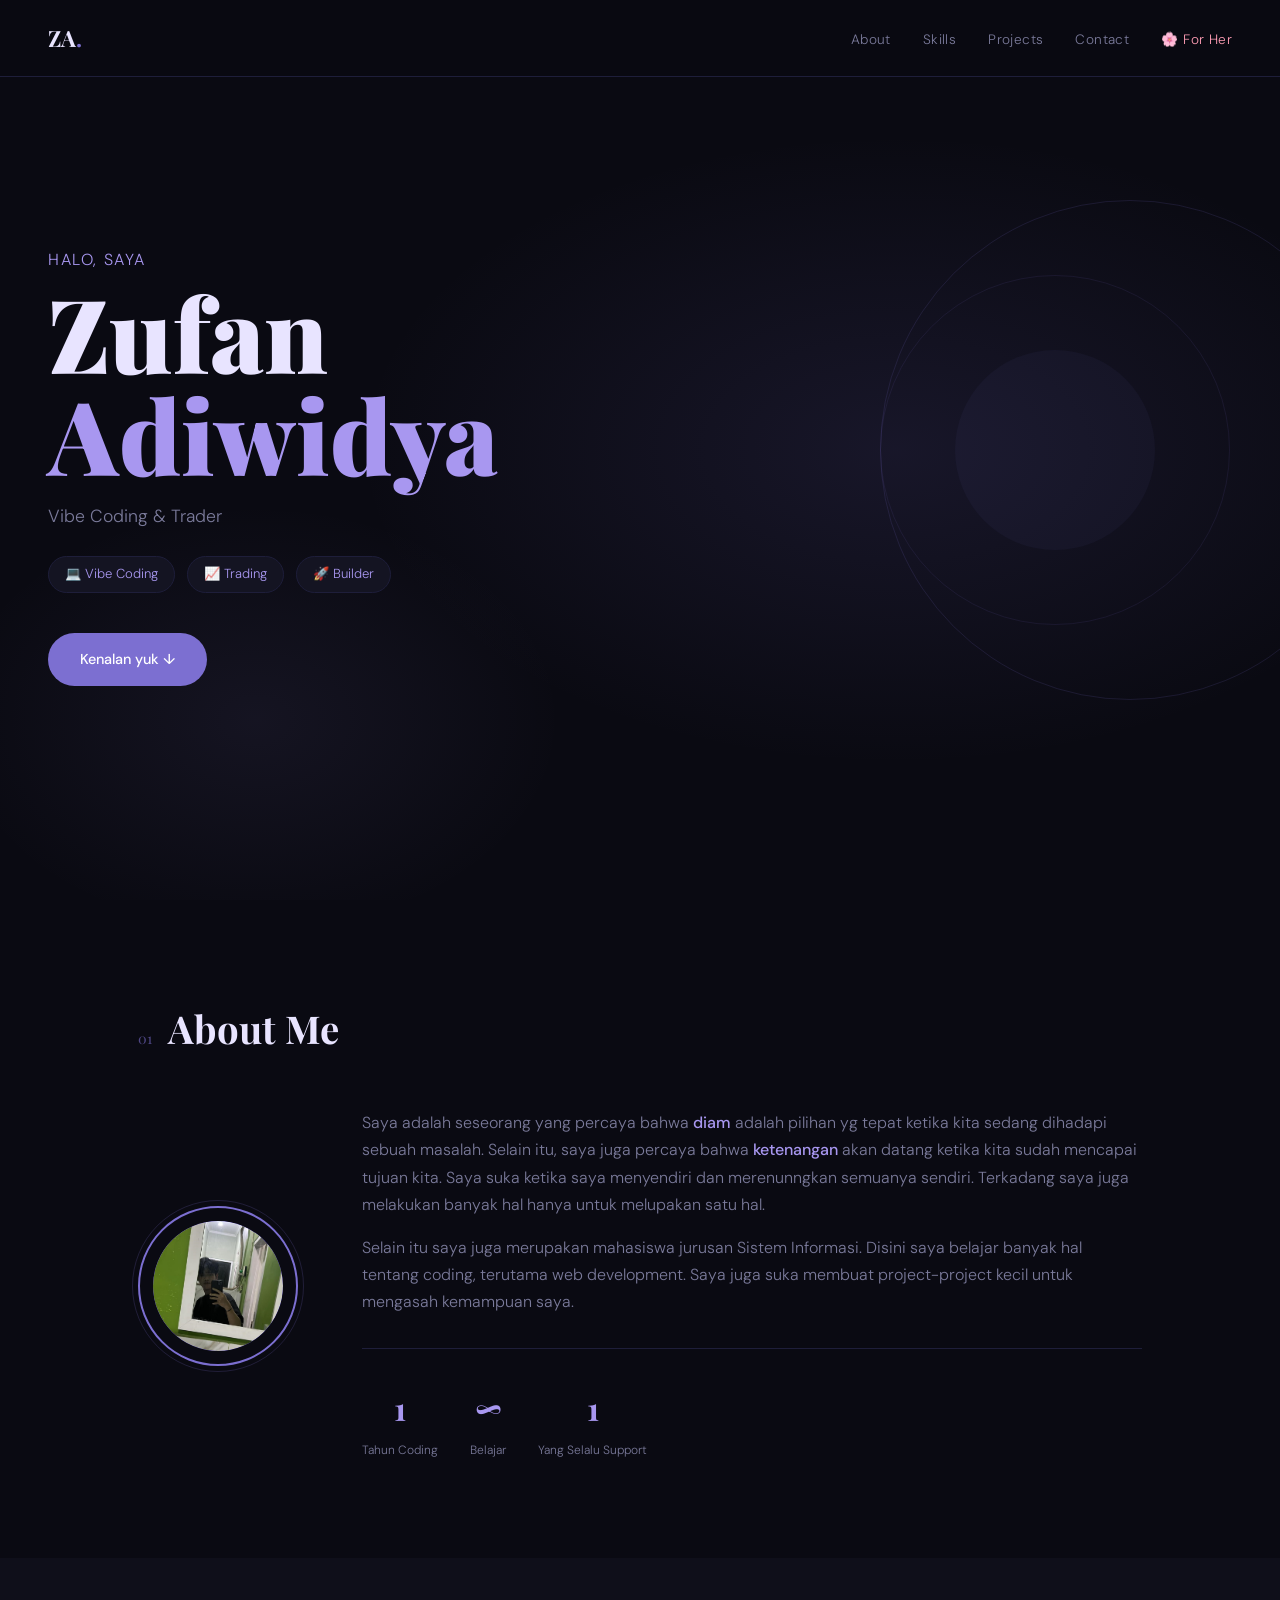
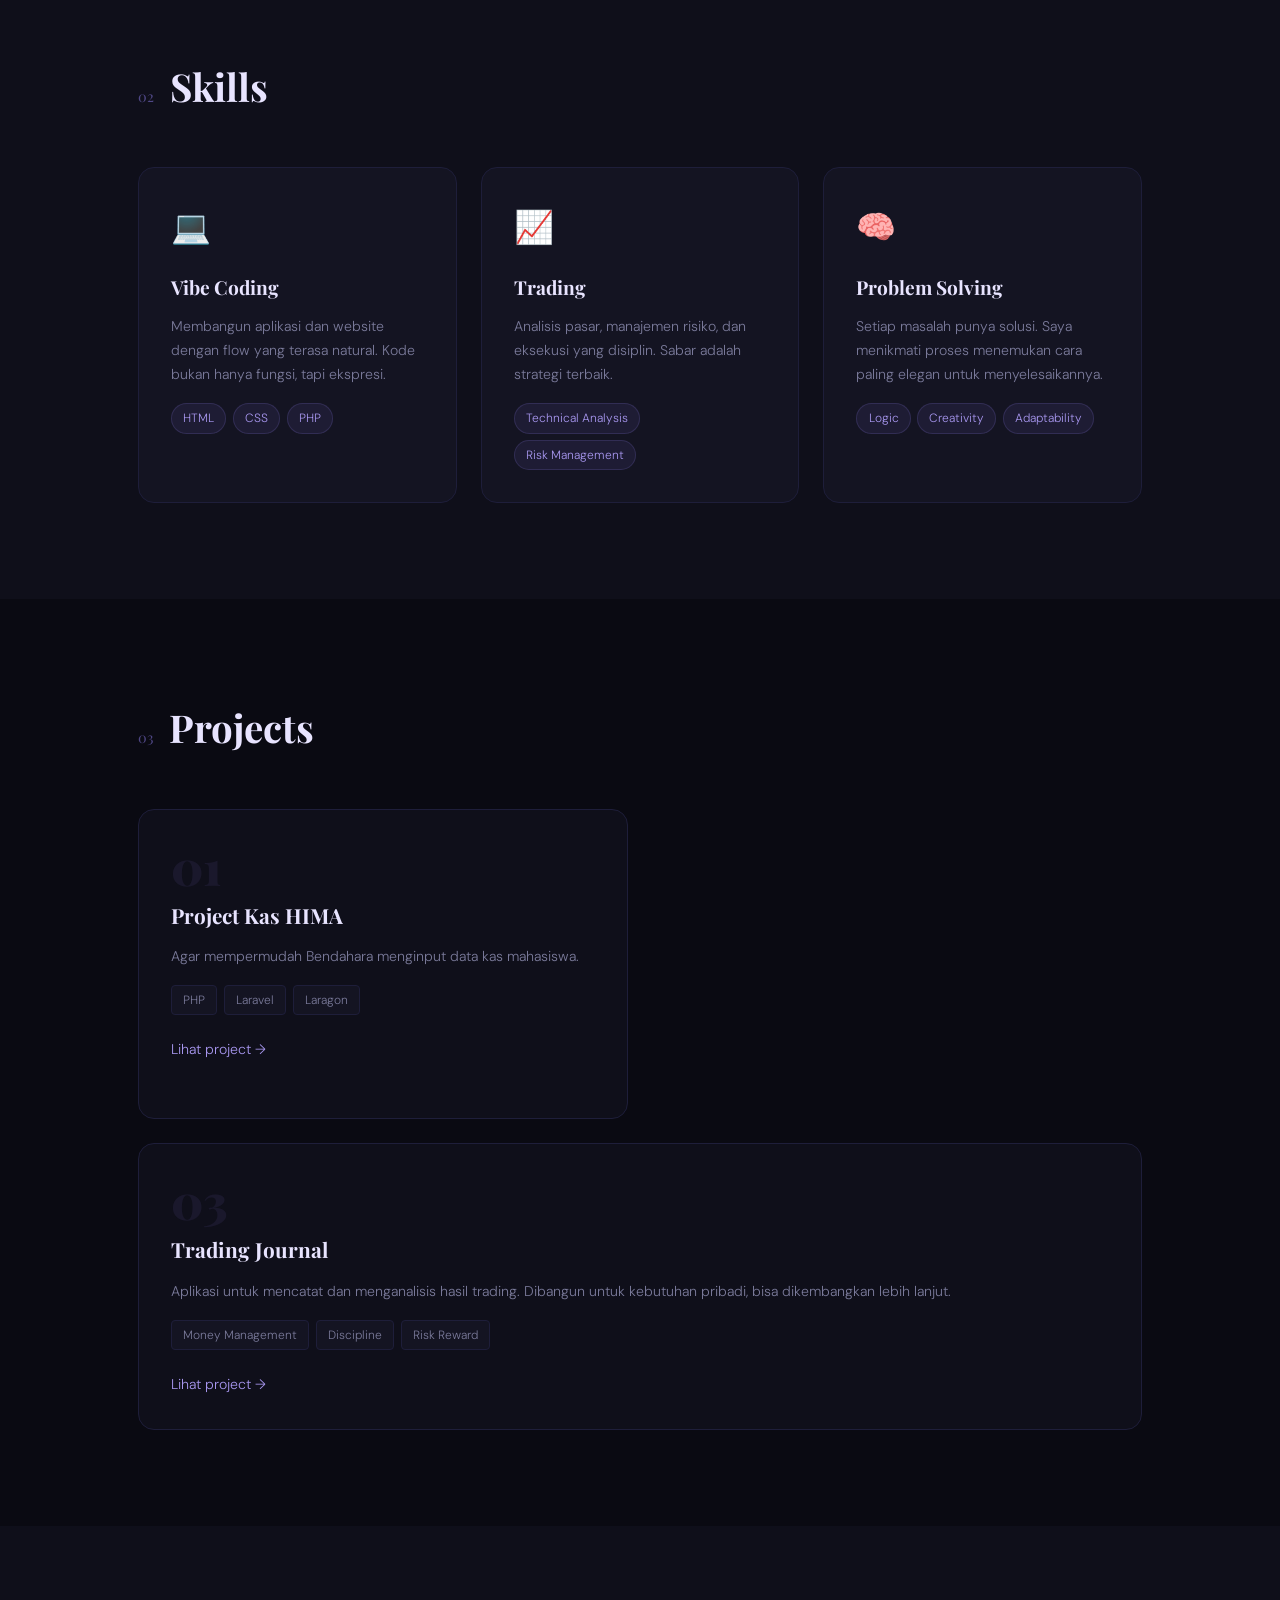
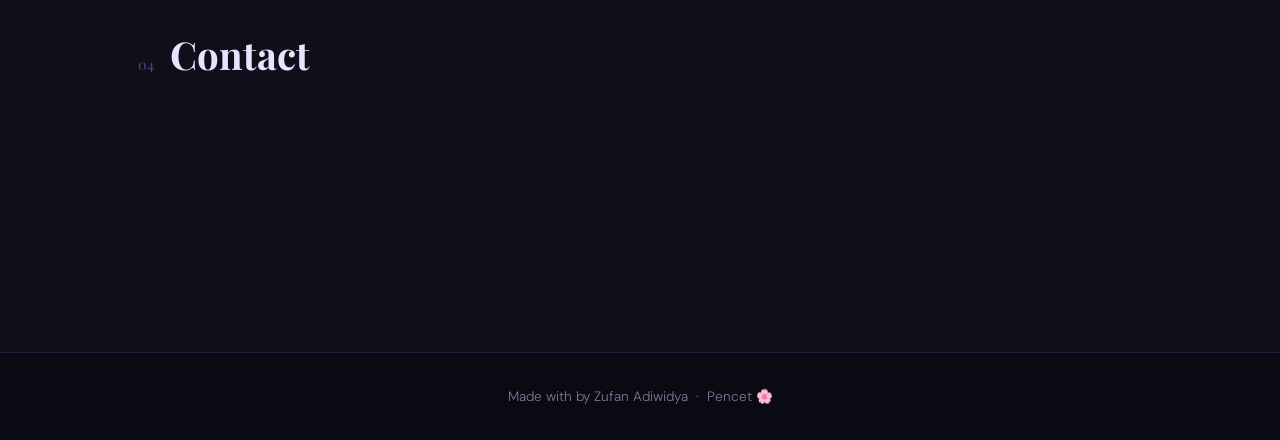
<file: index.html>
<!DOCTYPE html>
<html lang="id">
<head>
  <meta charset="UTF-8" />
  <meta name="viewport" content="width=device-width, initial-scale=1.0" />
  <title>Zufan Adiwidya</title>
  <link href="https://fonts.googleapis.com/css2?family=Playfair+Display:wght@400;700;900&family=DM+Sans:wght@300;400;500&display=swap" rel="stylesheet" />
  <link rel="stylesheet" href="style.css" />
</head>
<body>
 
  <!-- NAV -->
  <nav class="nav">
    <div class="nav-logo">ZA<span class="dot">.</span></div>
    <ul class="nav-links">
      <li><a href="#about">About</a></li>
      <li><a href="#skills">Skills</a></li>
      <li><a href="#projects">Projects</a></li>
      <li><a href="#contact">Contact</a></li>
      <li><a href="for-her/index.html" class="nav-special">🌸 For Her</a></li>
    </ul>
    <button class="nav-toggle" onclick="toggleMenu()">☰</button>
  </nav>
 
  <!-- HERO -->
  <section class="hero">
    <div class="hero-bg"></div>
    <div class="hero-content">
      <p class="hero-greeting">Halo, saya</p>
      <h1 class="hero-name">Zufan<br><span>Adiwidya</span></h1>
      <p class="hero-role">Vibe Coding &amp; Trader</p>
      <div class="hero-tags">
        <span class="htag">💻 Vibe Coding</span>
        <span class="htag">📈 Trading</span>
        <span class="htag">🚀 Builder</span>
      </div>
      <a href="#about" class="hero-btn">Kenalan yuk ↓</a>
    </div>
    <div class="hero-deco">
      <div class="deco-circle c1"></div>
      <div class="deco-circle c2"></div>
      <div class="deco-circle c3"></div>
    </div>
  </section>
 
  <!-- ABOUT -->
  <section class="section" id="about">
    <div class="container">
      <div class="section-header">
        <span class="section-num">01</span>
        <h2 class="section-title">About Me</h2>
      </div>
      <div class="about-grid">
        <div class="about-avatar">
          <div class="avatar-ring">
            <div class="avatar-inner">
              <!-- Ganti src sesuai nama file foto kamu di folder Portofolio -->
              <img src="profile.jpeg" alt="Foto Profil Zufan Adiwidya" class="avatar-img">
            </div>
          </div>
        </div>
        <div class="about-text">
          <p>Saya adalah seseorang yang percaya bahwa <em>diam</em> adalah pilihan yg tepat ketika kita sedang dihadapi sebuah masalah.
          Selain itu, saya juga percaya bahwa <em>ketenangan</em> akan datang ketika kita sudah mencapai tujuan kita. Saya suka ketika saya menyendiri dan merenunngkan semuanya sendiri. Terkadang saya juga melakukan banyak hal hanya untuk melupakan satu hal.</p>
          <p>Selain itu saya juga merupakan mahasiswa jurusan Sistem Informasi. Disini saya belajar banyak hal tentang coding, terutama web development. Saya juga suka membuat project-project kecil untuk mengasah kemampuan saya.
          </p>
          <div class="about-stats">
            <div class="stat">
              <span class="stat-num">1</span>
              <span class="stat-label">Tahun Coding</span>
            </div>
            <div class="stat">
              <span class="stat-num">∞</span>
              <span class="stat-label">Belajar</span>
            </div>
            <div class="stat">
              <span class="stat-num">1</span>
              <span class="stat-label">Yang Selalu Support</span>
            </div>
          </div>
        </div>
      </div>
    </div>
  </section>
 
  <!-- SKILLS -->
  <section class="section section-dark" id="skills">
    <div class="container">
      <div class="section-header">
        <span class="section-num">02</span>
        <h2 class="section-title">Skills</h2>
      </div>
      <div class="skills-grid">
        <div class="skill-card">
          <div class="skill-icon">💻</div>
          <h3>Vibe Coding</h3>
          <p>Membangun aplikasi dan website dengan flow yang terasa natural. Kode bukan hanya fungsi, tapi ekspresi.</p>
          <div class="skill-tags">
            <span>HTML</span><span>CSS</span><span>PHP</span>
          </div>
        </div>
        <div class="skill-card">
          <div class="skill-icon">📈</div>
          <h3>Trading</h3>
          <p>Analisis pasar, manajemen risiko, dan eksekusi yang disiplin. Sabar adalah strategi terbaik.</p>
          <div class="skill-tags">
            <span>Technical Analysis</span><span>Risk Management</span>
          </div>
        </div>
        <div class="skill-card">
          <div class="skill-icon">🧠</div>
          <h3>Problem Solving</h3>
          <p>Setiap masalah punya solusi. Saya menikmati proses menemukan cara paling elegan untuk menyelesaikannya.</p>
          <div class="skill-tags">
            <span>Logic</span><span>Creativity</span><span>Adaptability</span>
          </div>
        </div>
      </div>
    </div>
  </section>
 
  <!-- PROJECTS -->
  <section class="section" id="projects">
    <div class="container">
      <div class="section-header">
        <span class="section-num">03</span>
        <h2 class="section-title">Projects</h2>
      </div>
      <div class="projects-grid">
        <div class="project-card">
          <div class="project-num">01</div>
          <h3>Project Kas HIMA</h3>
          <p>Agar mempermudah Bendahara menginput data kas mahasiswa.</p>
          <div class="project-tech"><span>PHP</span><span>Laravel</span><span>Laragon</span></div>
          <a href="projects/project-alpha.html" class="project-link">Lihat project →</a>
        </div>
        <div class="project-card">
          <div class="project-num">02</div>
          <h3>Project Lab</h3>
          <p>Menampilkan data penggunaan lab, mulai dari mahasiswa, dosen, dll.</p>
          <div class="project-tech"><span>MySQL</span><span>Postman</span></div>
          <a href="projects/project-beta.html" class="project-link">Lihat project →</a>
        </div>
        <div class="project-card project-card-wide">
          <div class="project-num">03</div>
          <h3>Trading Journal</h3>
          <p>Aplikasi untuk mencatat dan menganalisis hasil trading. Dibangun untuk kebutuhan pribadi, bisa dikembangkan lebih lanjut.</p>
          <div class="project-tech"><span>Money Management</span><span>Discipline</span><span>Risk Reward</span></div>
          <a href="projects/trading-journal.html" class="project-link">Lihat project →</a>
        </div>
      </div>
    </div>
  </section>
 
  <!-- CONTACT -->
  <section class="section section-dark" id="contact">
    <div class="container">
      <div class="section-header">
        <span class="section-num">04</span>
        <h2 class="section-title">Contact</h2>
      </div>
      <div class="contact-wrap">
        <p class="contact-intro">Mau ngobrol sama aku? tinggal pilih aja dibawah yaa terus pencet ^^</p>
        <div class="contact-links">
          <a href="mailto:zufanadwidya@gmail.com" class="contact-btn">✉️ Email</a>
          <a href="https://instagram.com/fanninsky_" target="_blank" class="contact-btn">📷 Instagram</a>
          <a href="https://wa.me/6282137938548" class="contact-btn">📱 WhatsApp</a>
        </div>
      </div>
    </div>
  </section>
 
  <!-- FOOTER -->
  <footer class="footer">
    <p>Made with by Zufan Adiwidya &nbsp;·&nbsp; <a href="for-her/index.html">Pencet 🌸</a></p>
  </footer>
 
  <script src="script.js"></script>
</body>
</html>
</file>
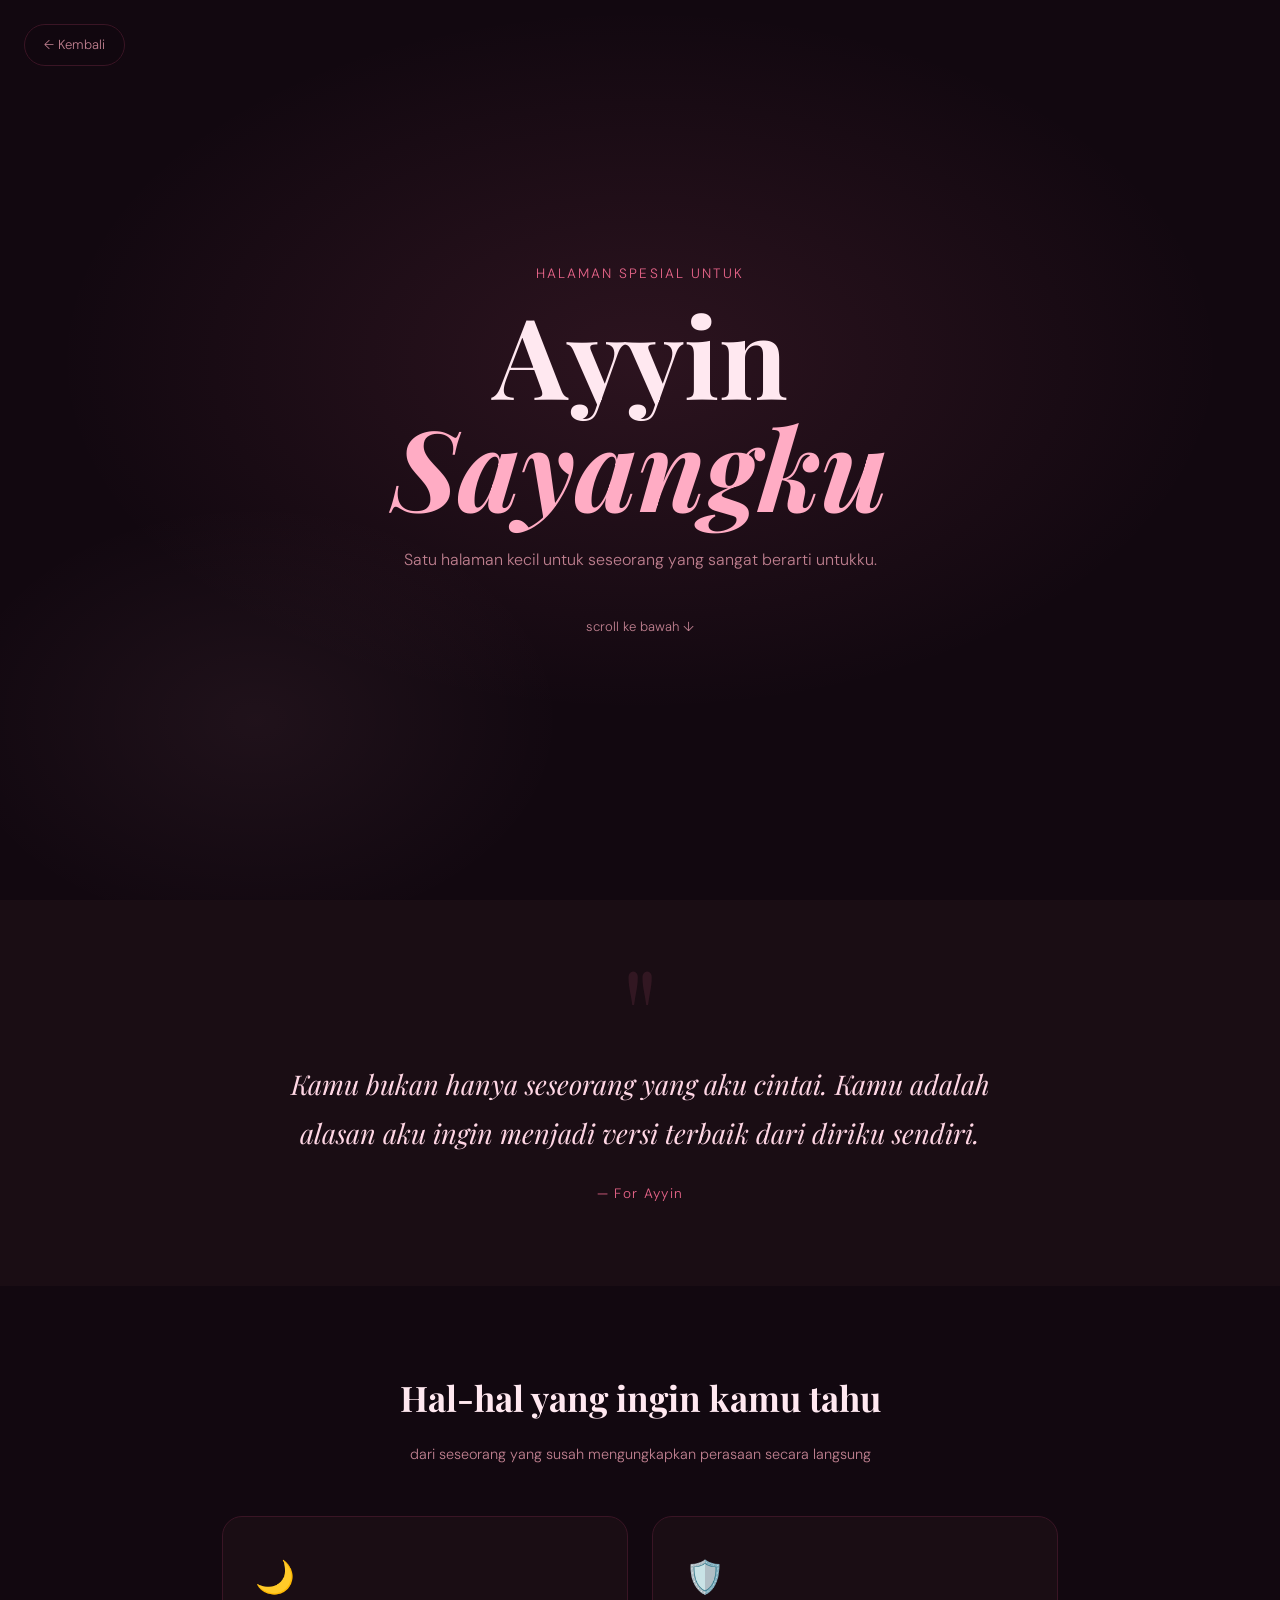
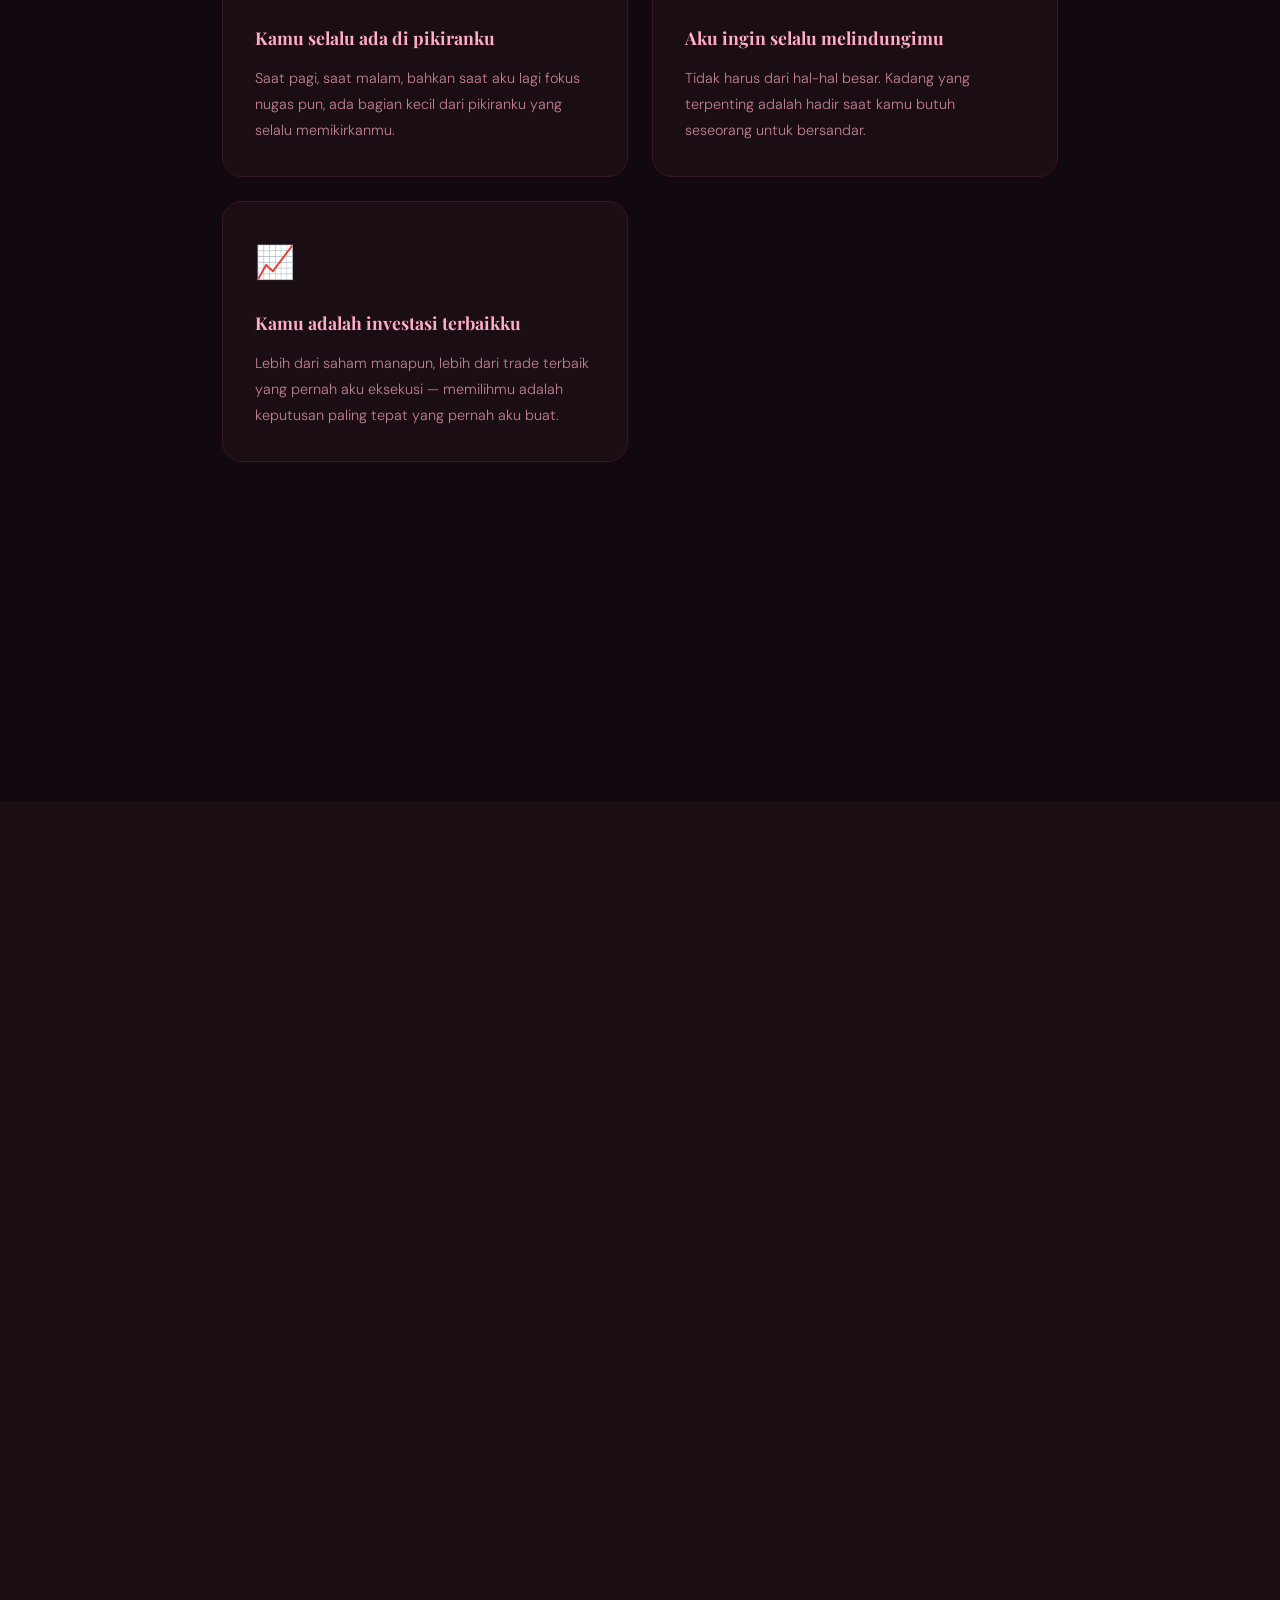
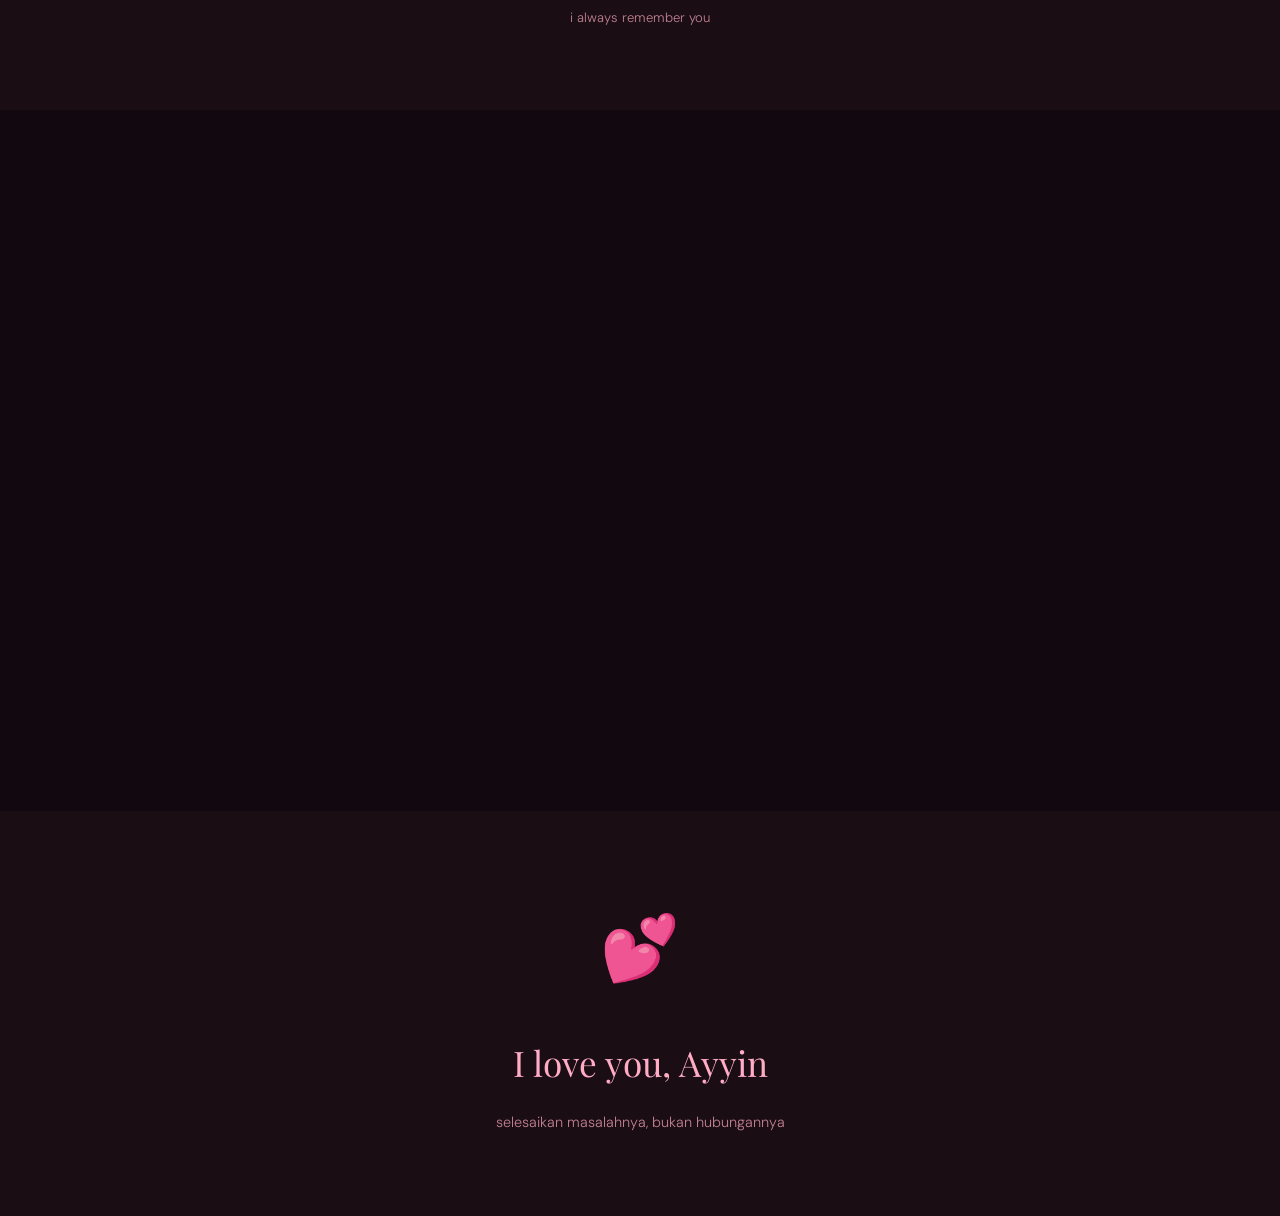
<file: for-her/index.html>
<!DOCTYPE html>
<html lang="id">
<head>
  <meta charset="UTF-8" />
  <meta name="viewport" content="width=device-width, initial-scale=1.0" />
  <title>For Ayyin 🌸</title>
  <link href="https://fonts.googleapis.com/css2?family=Playfair+Display:ital,wght@0,400;0,700;1,400&family=DM+Sans:wght@300;400;500&display=swap" rel="stylesheet" />
  <style>
    *, *::before, *::after { margin: 0; padding: 0; box-sizing: border-box; }
 
    :root {
      --bg: #120810;
      --bg2: #1a0d14;
      --bg3: #220f1a;
      --pink: #e8658a;
      --pink2: #ffacc4;
      --pink3: #ffd6e4;
      --text: #ffe8f0;
      --muted: #c08090;
      --border: #3a1525;
    }
 
    html { scroll-behavior: smooth; }
 
    body {
      background: var(--bg);
      color: var(--text);
      font-family: 'DM Sans', sans-serif;
      font-weight: 300;
      line-height: 1.8;
      overflow-x: hidden;
    }
 
    /* BACK BUTTON */
    .back-btn {
      position: fixed;
      top: 1.5rem; left: 1.5rem;
      z-index: 100;
      background: rgba(18,8,16,0.8);
      border: 1px solid var(--border);
      color: var(--muted);
      padding: 0.5rem 1.2rem;
      border-radius: 999px;
      font-size: 0.82rem;
      text-decoration: none;
      backdrop-filter: blur(8px);
      transition: color 0.2s, border-color 0.2s;
    }
    .back-btn:hover { color: var(--pink2); border-color: var(--pink); }
 
    /* HERO */
    .hero {
      min-height: 100vh;
      display: flex;
      flex-direction: column;
      align-items: center;
      justify-content: center;
      text-align: center;
      padding: 4rem 2rem;
      position: relative;
      overflow: hidden;
    }
 
    .hero::before {
      content: '';
      position: absolute;
      inset: 0;
      background:
        radial-gradient(ellipse 70% 60% at 50% 40%, rgba(232,101,138,0.12) 0%, transparent 65%),
        radial-gradient(ellipse 40% 40% at 20% 80%, rgba(255,172,196,0.06) 0%, transparent 60%);
    }
 
    .floating-hearts {
      position: absolute;
      inset: 0;
      pointer-events: none;
      overflow: hidden;
    }
 
    .heart {
      position: absolute;
      font-size: 1rem;
      opacity: 0;
      animation: floatUp linear infinite;
    }
 
    @keyframes floatUp {
      0% { opacity: 0; transform: translateY(100vh) scale(0.5); }
      10% { opacity: 0.4; }
      90% { opacity: 0.2; }
      100% { opacity: 0; transform: translateY(-10vh) scale(1.2); }
    }
 
    .hero-content { position: relative; z-index: 2; }
 
    .hero-for {
      font-size: 0.85rem;
      letter-spacing: 0.15em;
      text-transform: uppercase;
      color: var(--pink);
      margin-bottom: 0.75rem;
      opacity: 0;
      animation: fadeUp 0.8s ease 0.3s forwards;
    }
 
    .hero-name {
      font-family: 'Playfair Display', serif;
      font-size: clamp(3.5rem, 10vw, 7rem);
      font-weight: 700;
      color: var(--text);
      line-height: 1.0;
      margin-bottom: 1.5rem;
      opacity: 0;
      animation: fadeUp 0.8s ease 0.5s forwards;
    }
 
    .hero-name span {
      color: var(--pink2);
      font-style: italic;
    }
 
    .hero-sub {
      font-size: 1rem;
      color: var(--muted);
      max-width: 480px;
      margin: 0 auto 2.5rem;
      opacity: 0;
      animation: fadeUp 0.8s ease 0.7s forwards;
    }
 
    .hero-scroll {
      font-size: 0.82rem;
      color: var(--muted);
      opacity: 0;
      animation: fadeUp 0.8s ease 1s forwards;
    }
 
    /* QUOTE SECTION */
    .section { padding: 5rem 0; }
    .container { max-width: 900px; margin: 0 auto; padding: 0 2rem; }
 
    .quote-section {
      background: var(--bg2);
      padding: 5rem 0;
    }
 
    .big-quote {
      text-align: center;
      position: relative;
    }
 
    .quote-mark {
      font-family: 'Playfair Display', serif;
      font-size: 8rem;
      color: rgba(232,101,138,0.12);
      line-height: 0.5;
      display: block;
      margin-bottom: 1rem;
    }
 
    .quote-text {
      font-family: 'Playfair Display', serif;
      font-size: clamp(1.2rem, 2.5vw, 1.7rem);
      font-style: italic;
      color: var(--pink3);
      max-width: 700px;
      margin: 0 auto 1.5rem;
      line-height: 1.8;
    }
 
    .quote-from {
      font-size: 0.85rem;
      color: var(--pink);
      letter-spacing: 0.1em;
    }
 
    /* MESSAGES */
    .messages-section { padding: 5rem 0; }
 
    .messages-grid {
      display: grid;
      grid-template-columns: 1fr 1fr;
      gap: 1.5rem;
    }
 
    .message-card {
      background: var(--bg2);
      border: 1px solid var(--border);
      border-radius: 20px;
      padding: 2rem;
      position: relative;
      transition: border-color 0.3s, transform 0.3s;
    }
 
    .message-card:hover { border-color: var(--pink); transform: translateY(-4px); }
 
    .message-card.wide { grid-column: span 2; text-align: center; }
 
    .message-emoji { font-size: 2rem; margin-bottom: 1rem; display: block; }
 
    .message-card h3 {
      font-family: 'Playfair Display', serif;
      font-size: 1.1rem;
      color: var(--pink2);
      margin-bottom: 0.75rem;
    }
 
    .message-card p { font-size: 0.9rem; color: var(--muted); line-height: 1.8; }
 
    /* MOMENTS */
    .moments-section {
      background: var(--bg2);
      padding: 5rem 0;
    }
 
    .section-title {
      font-family: 'Playfair Display', serif;
      font-size: clamp(1.6rem, 3vw, 2.2rem);
      font-weight: 700;
      color: var(--text);
      text-align: center;
      margin-bottom: 0.75rem;
    }
 
    .section-sub {
      text-align: center;
      color: var(--muted);
      font-size: 0.9rem;
      margin-bottom: 3rem;
    }
 
    .moments-grid {
      display: grid;
      grid-template-columns: repeat(3, 1fr);
      gap: 1rem;
    }
 
    .moment-card {
      background: var(--bg3);
      border: 1px solid var(--border);
      border-radius: 16px;
      aspect-ratio: 1;
      display: flex;
      flex-direction: column;
      align-items: center;
      justify-content: center;
      gap: 0.5rem;
      cursor: pointer;
      transition: border-color 0.3s, transform 0.3s, background 0.3s;
      position: relative;
      overflow: hidden;
      padding: 1rem;
      text-align: center;
    }
 
    .moment-card:hover {
      border-color: var(--pink);
      transform: scale(1.03);
      background: rgba(232,101,138,0.08);
    }
 
    .moment-emoji { font-size: 2rem; }
    .moment-title { font-size: 0.8rem; color: var(--pink2); font-weight: 500; }
    .moment-date { font-size: 0.72rem; color: var(--muted); }
 
    /* PLACEHOLDER foto */
    .moment-photo {
      width: 100%;
      height: 100%;
      position: absolute;
      inset: 0;
      object-fit: cover;
      border-radius: 16px;
      opacity: 0.7;
    }
 
    /* LETTER */
    .letter-section { padding: 5rem 0; }
 
    .letter-wrap {
      background: var(--bg2);
      border: 1px solid var(--border);
      border-radius: 24px;
      padding: 3rem;
      position: relative;
    }
 
    .letter-wrap::before {
      content: '💌';
      position: absolute;
      top: -10px;
      left: 50%;
      transform: translateX(-50%);
      font-size: 2.5rem;
    }
 
    .letter-date {
      font-size: 0.82rem;
      color: var(--pink);
      margin-bottom: 2rem;
      letter-spacing: 0.08em;
    }
 
    .letter-body {
      font-family: 'Playfair Display', serif;
      font-size: 1.05rem;
      color: var(--pink3);
      line-height: 2;
      margin-bottom: 2rem;
    }
 
    .letter-body p { margin-bottom: 1.2rem; }
 
    .letter-sign {
      font-family: 'Playfair Display', serif;
      font-style: italic;
      color: var(--pink2);
      font-size: 1.1rem;
      text-align: right;
    }
 
    /* CLOSING */
    .closing {
      padding: 5rem 2rem;
      text-align: center;
      background: var(--bg2);
    }
 
    .closing-heart { font-size: 4rem; display: block; margin-bottom: 1.5rem; animation: pulse 2s ease-in-out infinite; }
 
    @keyframes pulse {
      0%, 100% { transform: scale(1); }
      50% { transform: scale(1.15); }
    }
 
    .closing-text {
      font-family: 'Playfair Display', serif;
      font-size: clamp(1.5rem, 3vw, 2.2rem);
      color: var(--pink2);
      margin-bottom: 1rem;
    }
 
    .closing-sub { color: var(--muted); font-size: 0.9rem; }
 
    /* ANIMATIONS */
    @keyframes fadeUp {
      from { opacity: 0; transform: translateY(24px); }
      to { opacity: 1; transform: translateY(0); }
    }
 
    .reveal {
      opacity: 0;
      transform: translateY(30px);
      transition: opacity 0.7s ease, transform 0.7s ease;
    }
    .reveal.visible { opacity: 1; transform: translateY(0); }
 
    /* RESPONSIVE */
    @media (max-width: 600px) {
      .messages-grid { grid-template-columns: 1fr; }
      .message-card.wide { grid-column: span 1; }
      .moments-grid { grid-template-columns: repeat(2, 1fr); }
    }
  </style>
</head>
<body>
 
  <a href="../index.html" class="back-btn">← Kembali</a>
 
  <!-- Floating hearts bg -->
  <div class="floating-hearts" id="hearts"></div>
 
  <!-- HERO -->
  <section class="hero">
    <div class="hero-content">
      <p class="hero-for">Halaman spesial untuk</p>
      <h1 class="hero-name">Ayyin<br><span>Sayangku</span></h1>
      <p class="hero-sub">Satu halaman kecil untuk seseorang yang sangat berarti untukku.</p>
      <p class="hero-scroll">scroll ke bawah ↓</p>
    </div>
  </section>
 
  <!-- BIG QUOTE -->
  <section class="quote-section">
    <div class="container">
      <div class="big-quote reveal">
        <span class="quote-mark">"</span>
        <p class="quote-text">Kamu bukan hanya seseorang yang aku cintai. Kamu adalah alasan aku ingin menjadi versi terbaik dari diriku sendiri.</p>
        <p class="quote-from">— For Ayyin</p>
      </div>
    </div>
  </section>
 
  <!-- MESSAGES -->
  <section class="messages-section">
    <div class="container">
      <h2 class="section-title reveal">Hal-hal yang ingin kamu tahu</h2>
      <p class="section-sub reveal">dari seseorang yang susah mengungkapkan perasaan secara langsung</p>
      <div class="messages-grid">
        <div class="message-card reveal">
          <span class="message-emoji">🌙</span>
          <h3>Kamu selalu ada di pikiranku</h3>
          <p>Saat pagi, saat malam, bahkan saat aku lagi fokus nugas pun, ada bagian kecil dari pikiranku yang selalu memikirkanmu.</p>
        </div>
        <div class="message-card reveal">
          <span class="message-emoji">🛡️</span>
          <h3>Aku ingin selalu melindungimu</h3>
          <p>Tidak harus dari hal-hal besar. Kadang yang terpenting adalah hadir saat kamu butuh seseorang untuk bersandar.</p>
        </div>
        <div class="message-card reveal">
          <span class="message-emoji">📈</span>
          <h3>Kamu adalah investasi terbaikku</h3>
          <p>Lebih dari saham manapun, lebih dari trade terbaik yang pernah aku eksekusi — memilihmu adalah keputusan paling tepat yang pernah aku buat.</p>
        </div>
        <div class="message-card reveal">
          <span class="message-emoji">💻</span>
          <h3>Kamu adalah bug favoritku</h3>
          <p>Yang tidak ingin aku fix. Yang bikin aku debugging diri sendiri dan jadi pribadi yang lebih baik setiap harinya.</p>
        </div>
        <div class="message-card wide reveal">
          <span class="message-emoji">🌸</span>
          <h3>Terima kasih sudah ada</h3>
          <p>Terima kasih sudah sabar dengan aku. Terima kasih sudah mau mengerti. Terima kasih sudah menjadi rumah yang selalu ingin aku pulangi.</p>
        </div>
      </div>
    </div>
  </section>
 
  <!-- MOMENTS -->
  <section class="moments-section">
    <div class="container">
      <h2 class="section-title reveal">Pacarku</h2>
      <p class="section-sub reveal">Kenangan yang selalu ingin aku ingat bersamamu</p>
      <div class="moments-grid">
        <div class="moment-card reveal">
          <!-- Ganti src sesuai nama file foto kamu (bisa .jpg, .jpeg, atau .png) -->
          <img src="foto1.jpeg" alt="Pertama Bertemu" class="moment-photo">
        </div>
        <div class="moment-card reveal">
          <!-- Ganti src sesuai nama file foto kamu -->
          <img src="foto2.jpeg" alt="Ulang Tahunmu" class="moment-photo">
        </div>
        <div class="moment-card reveal">
          <!-- Ganti src sesuai nama file foto kamu -->
          <img src="foto3.jpeg" alt="Ngopi Bareng" class="moment-photo">
        </div>
        <div class="moment-card reveal">
          <!-- Ganti src sesuai nama file foto kamu -->
          <img src="foto4.jpeg" alt="Jalan-jalan" class="moment-photo">
        </div>
        <div class="moment-card reveal">
          <!-- Ganti src sesuai nama file foto kamu -->
          <img src="foto5.jpeg" alt="Malam Bersama" class="moment-photo">
        </div>
        <div class="moment-card reveal">
          <!-- Ganti src sesuai nama file foto kamu -->
          <img src="foto6.jpeg" alt="Hari Special Kita" class="moment-photo">
        </div>
      </div>
      <p style="text-align:center; margin-top:1.5rem; font-size:0.82rem; color:var(--muted);">
        i always remember you
      </p>
    </div>
  </section>
 
  <!-- LETTER -->
  <section class="letter-section">
    <div class="container">
      <div class="letter-wrap reveal">
        <p class="letter-date">Untuk pacarku</p>
        <div class="letter-body">
          <p>Aku tidak pandai merangkai kata-kata romantis secara langsung. Tapi aku ingin mencoba, lewat halaman kecil ini yang kubuat khusus untukmu.</p>
          <p>Bersamamu, hidup terasa lebih berwarna. Kamu mengajarkan aku banyak hal.. dan bersamamu juga aku ingin menjadi versi terbaik dari diriku.</p>
          <p>Aku ingin terus tumbuh bersamamu. Aku ingin menjadi seseorang yang layak untuk kamu banggakan. Dan aku ingin kamu tahu, setiap usaha yang aku lakukan, ada namamu di baliknya.</p>
          <p>Timakasi yaa sudah ada, Sayang. Timakasii sudah memilih aku.</p>
        </div>
        <p class="letter-sign">i  love you<br>—lil bby 🖤</p>
      </div>
    </div>
  </section>
 
  <!-- CLOSING -->
  <div class="closing">
    <span class="closing-heart">💕</span>
    <p class="closing-text">I love you, Ayyin</p>
    <p class="closing-sub">selesaikan masalahnya, bukan hubungannya</p>
  </div>
 
  <script>
    // Floating hearts
    const heartsEl = document.getElementById('hearts');
    const heartChars = ['💕','🌸','✨','💗','🌷','💖'];
    for (let i = 0; i < 18; i++) {
      const h = document.createElement('div');
      h.className = 'heart';
      h.textContent = heartChars[Math.floor(Math.random() * heartChars.length)];
      h.style.left = Math.random() * 100 + '%';
      h.style.fontSize = (0.7 + Math.random() * 0.8) + 'rem';
      h.style.animationDuration = (8 + Math.random() * 12) + 's';
      h.style.animationDelay = (Math.random() * 10) + 's';
      heartsEl.appendChild(h);
    }
 
    // Scroll reveal
    const reveals = document.querySelectorAll('.reveal');
    const obs = new IntersectionObserver((entries) => {
      entries.forEach((e, i) => {
        if (e.isIntersecting) setTimeout(() => e.target.classList.add('visible'), i * 100);
      });
    }, { threshold: 0.1 });
    reveals.forEach(el => obs.observe(el));
  </script>
</body>
</html>
</file>
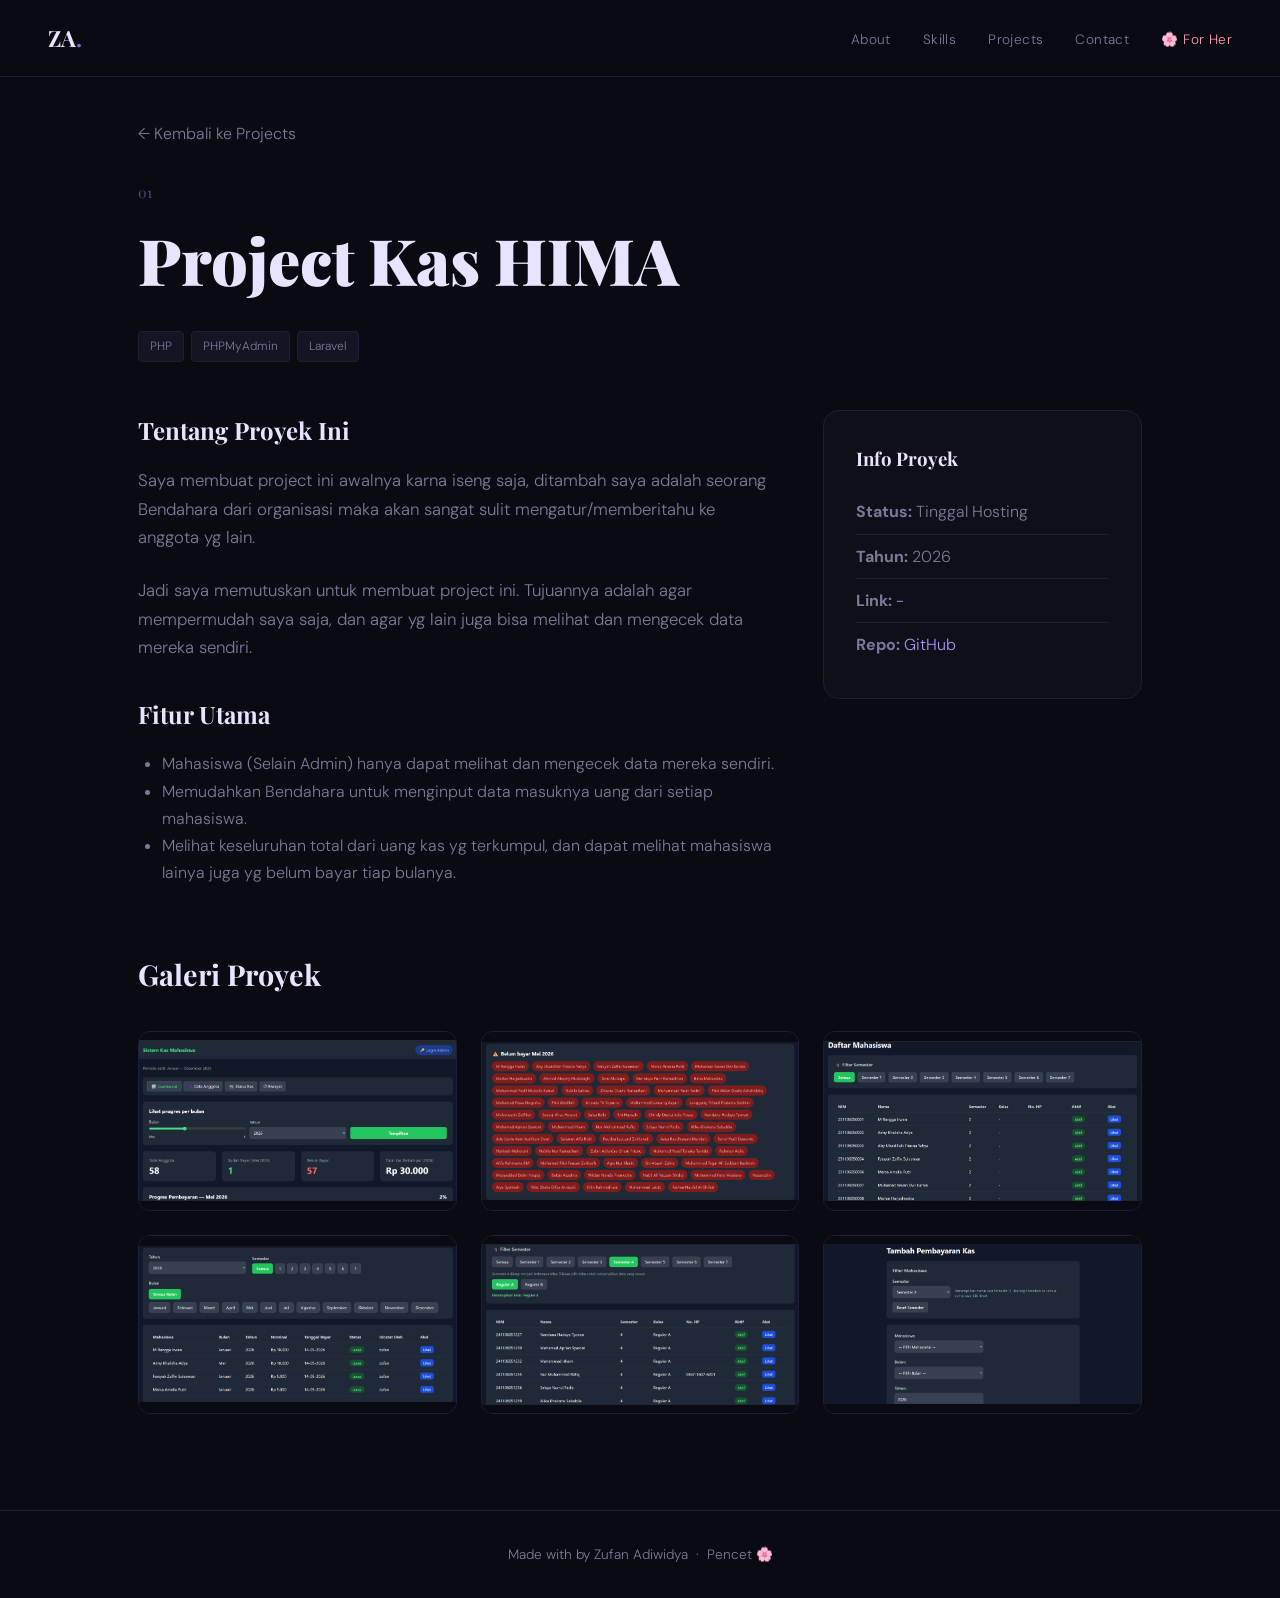
<file: projects/project-alpha.html>
<!DOCTYPE html>
<html lang="id">
<head>
  <meta charset="UTF-8" />
  <meta name="viewport" content="width=device-width, initial-scale=1.0" />
  <title>Project Kas HIMA | Zufan Adiwidya</title>
  <link href="https://fonts.googleapis.com/css2?family=Playfair+Display:wght@400;700;900&family=DM+Sans:wght@300;400;500&display=swap" rel="stylesheet" />
  <link rel="stylesheet" href="../style.css" />
  <style>
    /* Tambahan style khusus halaman proyek */
    .project-page {
      padding-top: 120px;
      padding-bottom: 6rem;
    }
    .back-btn {
      display: inline-flex;
      align-items: center;
      gap: 0.5rem;
      color: var(--muted);
      margin-bottom: 2rem;
      transition: color 0.2s;
    }
    .back-btn:hover { color: var(--accent2); }
    .project-detail-header {
      margin-bottom: 3rem;
    }
    .project-detail-header h1 {
      font-family: var(--font-display);
      font-size: clamp(2.5rem, 5vw, 4rem);
      font-weight: 900;
      margin-bottom: 1rem;
    }
    .project-detail-content {
      display: grid;
      grid-template-columns: 2fr 1fr;
      gap: 3rem;
      margin-bottom: 4rem;
    }
    .project-detail-main p {
      color: var(--muted);
      margin-bottom: 1.5rem;
      font-size: 1.05rem;
    }
    .project-detail-sidebar {
      background: var(--bg2);
      border: 1px solid var(--border);
      border-radius: 16px;
      padding: 2rem;
      height: fit-content;
    }
    .project-detail-sidebar h3 {
      font-family: var(--font-display);
      margin-bottom: 1rem;
    }
    .project-detail-sidebar ul {
      list-style: none;
      color: var(--muted);
    }
    .project-detail-sidebar ul li {
      padding: 0.5rem 0;
      border-bottom: 1px solid var(--border);
    }
    .project-detail-sidebar ul li:last-child { border-bottom: none; }

    /* GALLERY STYLE */
    .gallery-section {
      margin-top: 4rem;
    }
    .gallery-section h2 {
      font-family: var(--font-display);
      font-size: 1.8rem;
      margin-bottom: 2rem;
    }
    .gallery-grid {
      display: grid;
      grid-template-columns: repeat(auto-fit, minmax(280px, 1fr));
      gap: 1.5rem;
    }
    .gallery-item {
      position: relative;
      border-radius: 12px;
      overflow: hidden;
      border: 1px solid var(--border);
      background: var(--bg2);
      aspect-ratio: 16/9;
      cursor: pointer;
      transition: transform 0.3s, border-color 0.3s;
    }
    .gallery-item:hover {
      transform: translateY(-4px);
      border-color: var(--accent);
    }
    .gallery-item img {
      width: 100%;
      height: 100%;
      object-fit: contain;
      background: #0a0a12;
      transition: transform 0.5s;
    }
    .gallery-item:hover img {
      transform: scale(1.05);
    }
    .gallery-caption {
      position: absolute;
      bottom: 0;
      left: 0;
      right: 0;
      background: linear-gradient(to top, rgba(10,10,18,0.9), transparent);
      padding: 2rem 1.5rem 1rem;
      color: var(--text);
      font-size: 0.9rem;
      opacity: 0;
      transition: opacity 0.3s;
    }
    .gallery-item:hover .gallery-caption {
      opacity: 1;
    }

    @media (max-width: 768px) {
      .project-detail-content { grid-template-columns: 1fr; }
      .gallery-grid { grid-template-columns: 1fr; }
    }
  </style>
</head>
<body>

  <!-- NAV -->
  <nav class="nav">
    <div class="nav-logo">ZA<span class="dot">.</span></div>
    <ul class="nav-links">
      <li><a href="../index.html#about">About</a></li>
      <li><a href="../index.html#skills">Skills</a></li>
      <li><a href="../index.html#projects">Projects</a></li>
      <li><a href="../index.html#contact">Contact</a></li>
      <li><a href="../for-her/index.html" class="nav-special">🌸 For Her</a></li>
    </ul>
    <button class="nav-toggle" onclick="toggleMenu()">☰</button>
  </nav>

  <section class="project-page section">
    <div class="container">
      <a href="../index.html#projects" class="back-btn">← Kembali ke Projects</a>
      
      <div class="project-detail-header">
        <span class="section-num">01</span>
        <h1>Project Kas HIMA</h1>
        <div class="project-tech">
          <span>PHP</span><span>PHPMyAdmin</span><span>Laravel</span>
        </div>
      </div>

      <div class="project-detail-content">
        <div class="project-detail-main">
          <h2 style="font-family: var(--font-display); margin-bottom: 1rem; font-size: 1.5rem;">Tentang Proyek Ini</h2>
          <p>Saya membuat project ini awalnya karna iseng saja, ditambah saya adalah seorang Bendahara dari organisasi maka akan sangat sulit mengatur/memberitahu ke anggota yg lain.</p>
          <p>Jadi saya memutuskan untuk membuat project ini. Tujuannya adalah agar mempermudah saya saja, dan agar yg lain juga bisa melihat dan mengecek data mereka sendiri.</p>
          
          <h2 style="font-family: var(--font-display); margin-bottom: 1rem; margin-top: 2rem; font-size: 1.5rem;">Fitur Utama</h2>
          <ul style="color: var(--muted); margin-left: 1.5rem;">
            <li>Mahasiswa (Selain Admin) hanya dapat melihat dan mengecek data mereka sendiri.</li>
            <li>Memudahkan Bendahara untuk menginput data masuknya uang dari setiap mahasiswa.</li>
            <li>Melihat keseluruhan total dari uang kas yg terkumpul, dan dapat melihat mahasiswa lainya juga yg belum bayar tiap bulanya.</li>
          </ul>
        </div>

        <div class="project-detail-sidebar">
          <h3>Info Proyek</h3>
          <ul>
            <li><strong>Status:</strong> Tinggal Hosting</li>
            <li><strong>Tahun:</strong> 2026</li>
            <li><strong>Link:</strong> <a href="#" style="color: var(--accent2);">-</a></li>
            <li><strong>Repo:</strong> <a href="#" style="color: var(--accent2);">GitHub</a></li>
          </ul>
        </div>
      </div>

      <!-- GALLERY FOTO PROJECT -->
      <div class="gallery-section">
        <h2>Galeri Proyek</h2>
        <div class="gallery-grid">
          <!-- Item Gallery 1 -->
          <div class="gallery-item">
            <img src="images/project-alpha-1.png" alt="Tampilan Dashboard">
            <div class="gallery-caption">Tampilan Dashboard</div>
          </div>
          <!-- Item Gallery 2 -->
          <div class="gallery-item">
            <img src="images/project-alpha-2.png" alt="Fitur Input Kas">
            <div class="gallery-caption">Tampilan Yang Belum Bayar</div>
          </div>
          <!-- Item Gallery 3 -->
          <div class="gallery-item">
            <img src="images/project-alpha-3.png" alt="Data Mahasiswa">
            <div class="gallery-caption">Data Mahasiswa</div>
          </div>
          <!-- Item Gallery 4 -->
          <div class="gallery-item">
            <img src="images/project-alpha-4.png" alt="Laporan Keuangan">
            <div class="gallery-caption">Laporan Pembayaran Kas</div>
          </div>
          <!-- Item Gallery 5 -->
          <div class="gallery-item">
            <img src="images/project-alpha-5.png" alt="Tampilan Admin">
            <div class="gallery-caption">Tampilan Filter Mahasiswa</div>
          </div>
          <!-- Item Gallery 6 -->
          <div class="gallery-item">
            <img src="images/project-alpha-6.png" alt="Halaman Login">
            <div class="gallery-caption">Halaman Input Kas</div>
          </div>
        </div>
      </div>

    </div>
  </section>

  <!-- FOOTER -->
  <footer class="footer">
    <p>Made with by Zufan Adiwidya &nbsp;·&nbsp; <a href="../for-her/index.html">Pencet 🌸</a></p>
  </footer>

  <script src="../script.js"></script>
</body>
</html>
</file>
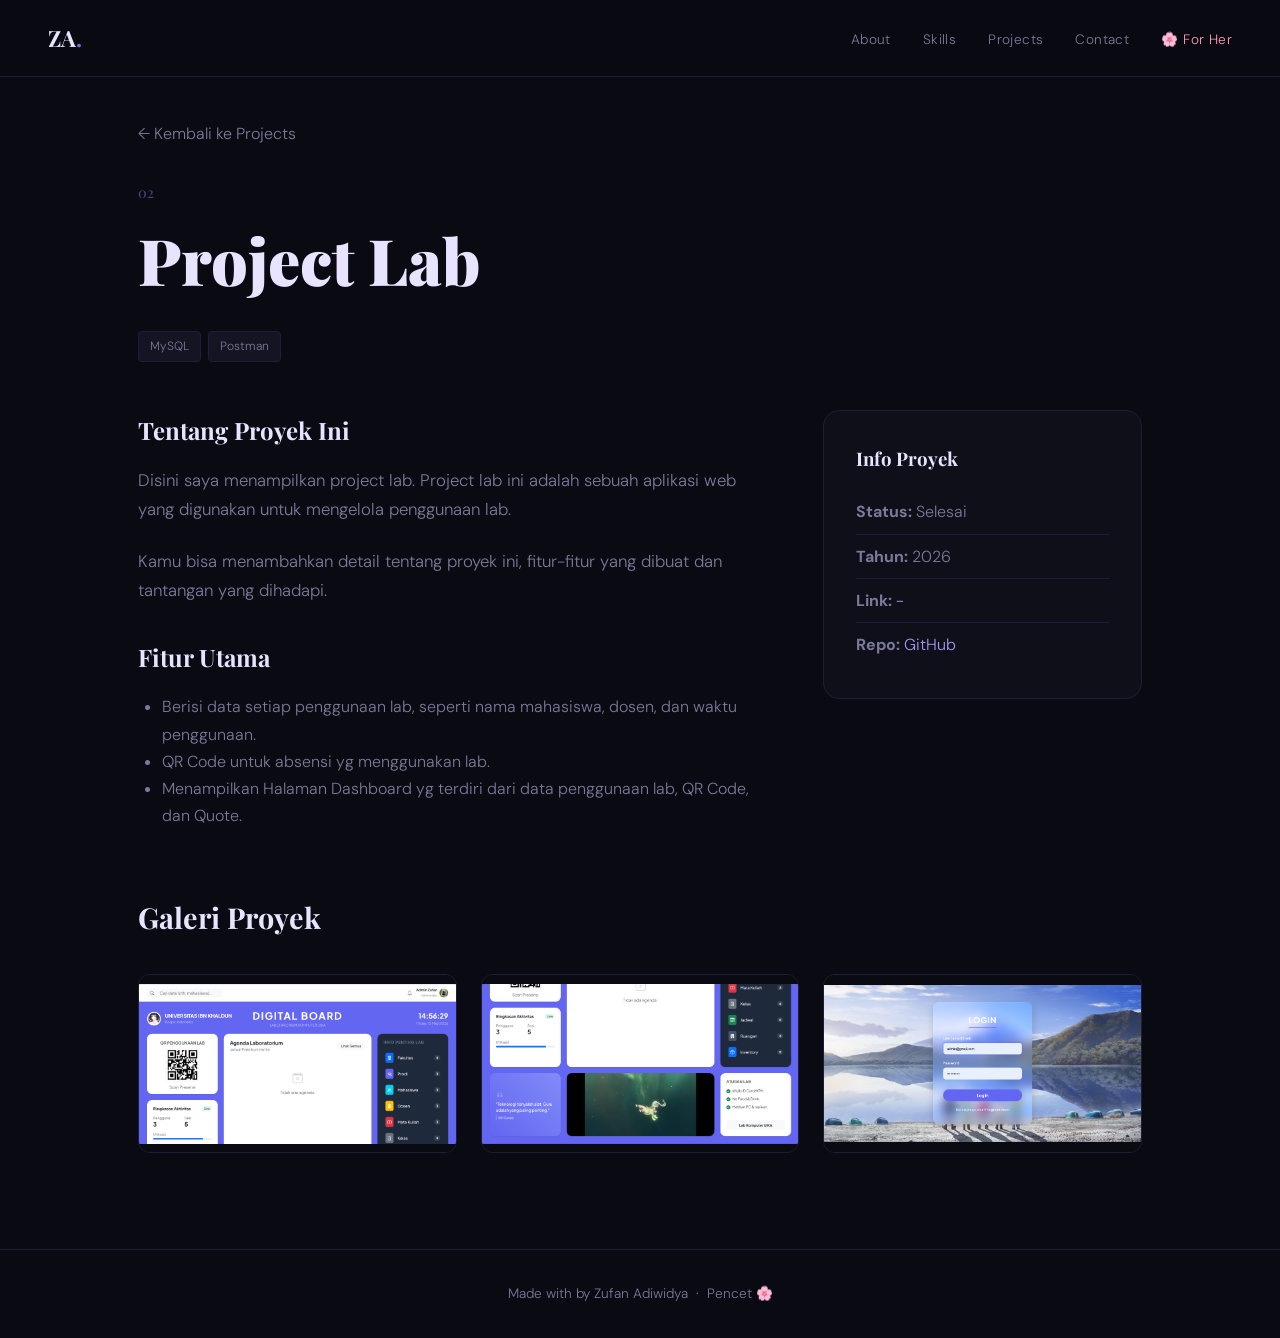
<file: projects/project-beta.html>
<!DOCTYPE html>
<html lang="id">
<head>
  <meta charset="UTF-8" />
  <meta name="viewport" content="width=device-width, initial-scale=1.0" />
  <title>Project Lab | Zufan Adiwidya</title>
  <link href="https://fonts.googleapis.com/css2?family=Playfair+Display:wght@400;700;900&family=DM+Sans:wght@300;400;500&display=swap" rel="stylesheet" />
  <link rel="stylesheet" href="../style.css" />
  <style>
    /* Tambahan style khusus halaman proyek */
    .project-page {
      padding-top: 120px;
      padding-bottom: 6rem;
    }
    .back-btn {
      display: inline-flex;
      align-items: center;
      gap: 0.5rem;
      color: var(--muted);
      margin-bottom: 2rem;
      transition: color 0.2s;
    }
    .back-btn:hover { color: var(--accent2); }
    .project-detail-header {
      margin-bottom: 3rem;
    }
    .project-detail-header h1 {
      font-family: var(--font-display);
      font-size: clamp(2.5rem, 5vw, 4rem);
      font-weight: 900;
      margin-bottom: 1rem;
    }
    .project-detail-content {
      display: grid;
      grid-template-columns: 2fr 1fr;
      gap: 3rem;
      margin-bottom: 4rem;
    }
    .project-detail-main p {
      color: var(--muted);
      margin-bottom: 1.5rem;
      font-size: 1.05rem;
    }
    .project-detail-sidebar {
      background: var(--bg2);
      border: 1px solid var(--border);
      border-radius: 16px;
      padding: 2rem;
      height: fit-content;
    }
    .project-detail-sidebar h3 {
      font-family: var(--font-display);
      margin-bottom: 1rem;
    }
    .project-detail-sidebar ul {
      list-style: none;
      color: var(--muted);
    }
    .project-detail-sidebar ul li {
      padding: 0.5rem 0;
      border-bottom: 1px solid var(--border);
    }
    .project-detail-sidebar ul li:last-child { border-bottom: none; }

    /* GALLERY STYLE */
    .gallery-section {
      margin-top: 4rem;
    }
    .gallery-section h2 {
      font-family: var(--font-display);
      font-size: 1.8rem;
      margin-bottom: 2rem;
    }
    .gallery-grid {
      display: grid;
      grid-template-columns: repeat(auto-fit, minmax(280px, 1fr));
      gap: 1.5rem;
    }
    .gallery-item {
      position: relative;
      border-radius: 12px;
      overflow: hidden;
      border: 1px solid var(--border);
      background: var(--bg2);
      aspect-ratio: 16/9;
      cursor: pointer;
      transition: transform 0.3s, border-color 0.3s;
    }
    .gallery-item:hover {
      transform: translateY(-4px);
      border-color: var(--accent);
    }
    .gallery-item img {
      width: 100%;
      height: 100%;
      object-fit: contain;
      background: #0a0a12;
      transition: transform 0.5s;
    }
    .gallery-item:hover img {
      transform: scale(1.05);
    }
    .gallery-caption {
      position: absolute;
      bottom: 0;
      left: 0;
      right: 0;
      background: linear-gradient(to top, rgba(10,10,18,0.9), transparent);
      padding: 2rem 1.5rem 1rem;
      color: var(--text);
      font-size: 0.9rem;
      opacity: 0;
      transition: opacity 0.3s;
    }
    .gallery-item:hover .gallery-caption {
      opacity: 1;
    }

    @media (max-width: 768px) {
      .project-detail-content { grid-template-columns: 1fr; }
      .gallery-grid { grid-template-columns: 1fr; }
    }
  </style>
</head>
<body>

  <!-- NAV -->
  <nav class="nav">
    <div class="nav-logo">ZA<span class="dot">.</span></div>
    <ul class="nav-links">
      <li><a href="../index.html#about">About</a></li>
      <li><a href="../index.html#skills">Skills</a></li>
      <li><a href="../index.html#projects">Projects</a></li>
      <li><a href="../index.html#contact">Contact</a></li>
      <li><a href="../for-her/index.html" class="nav-special">🌸 For Her</a></li>
    </ul>
    <button class="nav-toggle" onclick="toggleMenu()">☰</button>
  </nav>

  <section class="project-page section">
    <div class="container">
      <a href="../index.html#projects" class="back-btn">← Kembali ke Projects</a>
      
      <div class="project-detail-header">
        <span class="section-num">02</span>
        <h1>Project Lab</h1>
        <div class="project-tech">
          <span>MySQL</span><span>Postman</span>
        </div>
      </div>

      <div class="project-detail-content">
        <div class="project-detail-main">
          <h2 style="font-family: var(--font-display); margin-bottom: 1rem; font-size: 1.5rem;">Tentang Proyek Ini</h2>
          <p>Disini saya menampilkan project lab. Project lab ini adalah sebuah aplikasi web yang digunakan untuk mengelola penggunaan lab.</p>
          <p>Kamu bisa menambahkan detail tentang proyek ini, fitur-fitur yang dibuat dan tantangan yang dihadapi.
          
          <h2 style="font-family: var(--font-display); margin-bottom: 1rem; margin-top: 2rem; font-size: 1.5rem;">Fitur Utama</h2>
          <ul style="color: var(--muted); margin-left: 1.5rem;">
            <li>Berisi data setiap penggunaan lab, seperti nama mahasiswa, dosen, dan waktu penggunaan.</li>
            <li>QR Code untuk absensi yg menggunakan lab.</li>
            <li>Menampilkan Halaman Dashboard yg terdiri dari data penggunaan lab, QR Code, dan Quote.</li>
          </ul>
        </div>

        <div class="project-detail-sidebar">
          <h3>Info Proyek</h3>
          <ul>
            <li><strong>Status:</strong> Selesai</li>
            <li><strong>Tahun:</strong> 2026</li>
            <li><strong>Link:</strong> <a href="#" style="color: var(--accent2);">-</a></li>
            <li><strong>Repo:</strong> <a href="#" style="color: var(--accent2);">GitHub</a></li>
          </ul>
        </div>
      </div>

      <!-- GALLERY FOTO PROJECT -->
      <div class="gallery-section">
        <h2>Galeri Proyek</h2>
        <div class="gallery-grid">
          <!-- Item Gallery 1 -->
          <div class="gallery-item">
            <img src="images/project-beta-1.png" alt="Tampilan Project Beta">
            <div class="gallery-caption">Tampilan Dashboard</div>
          </div>
          <!-- Item Gallery 2 -->
          <div class="gallery-item">
            <img src="images/project-beta-2.png" alt="Fitur Project Beta">
            <div class="gallery-caption">Tampilan Dashboard Bawah</div>
          </div>
          <!-- Item Gallery 3 -->
          <div class="gallery-item">
            <img src="images/project-beta-3.png" alt="Tampilan Project Beta">
            <div class="gallery-caption">Tampilan Login</div>
          </div>
        </div>
      </div>

    </div>
  </section>

  <!-- FOOTER -->
  <footer class="footer">
    <p>Made with by Zufan Adiwidya &nbsp;·&nbsp; <a href="../for-her/index.html">Pencet 🌸</a></p>
  </footer>

  <script src="../script.js"></script>
</body>
</html>
</file>
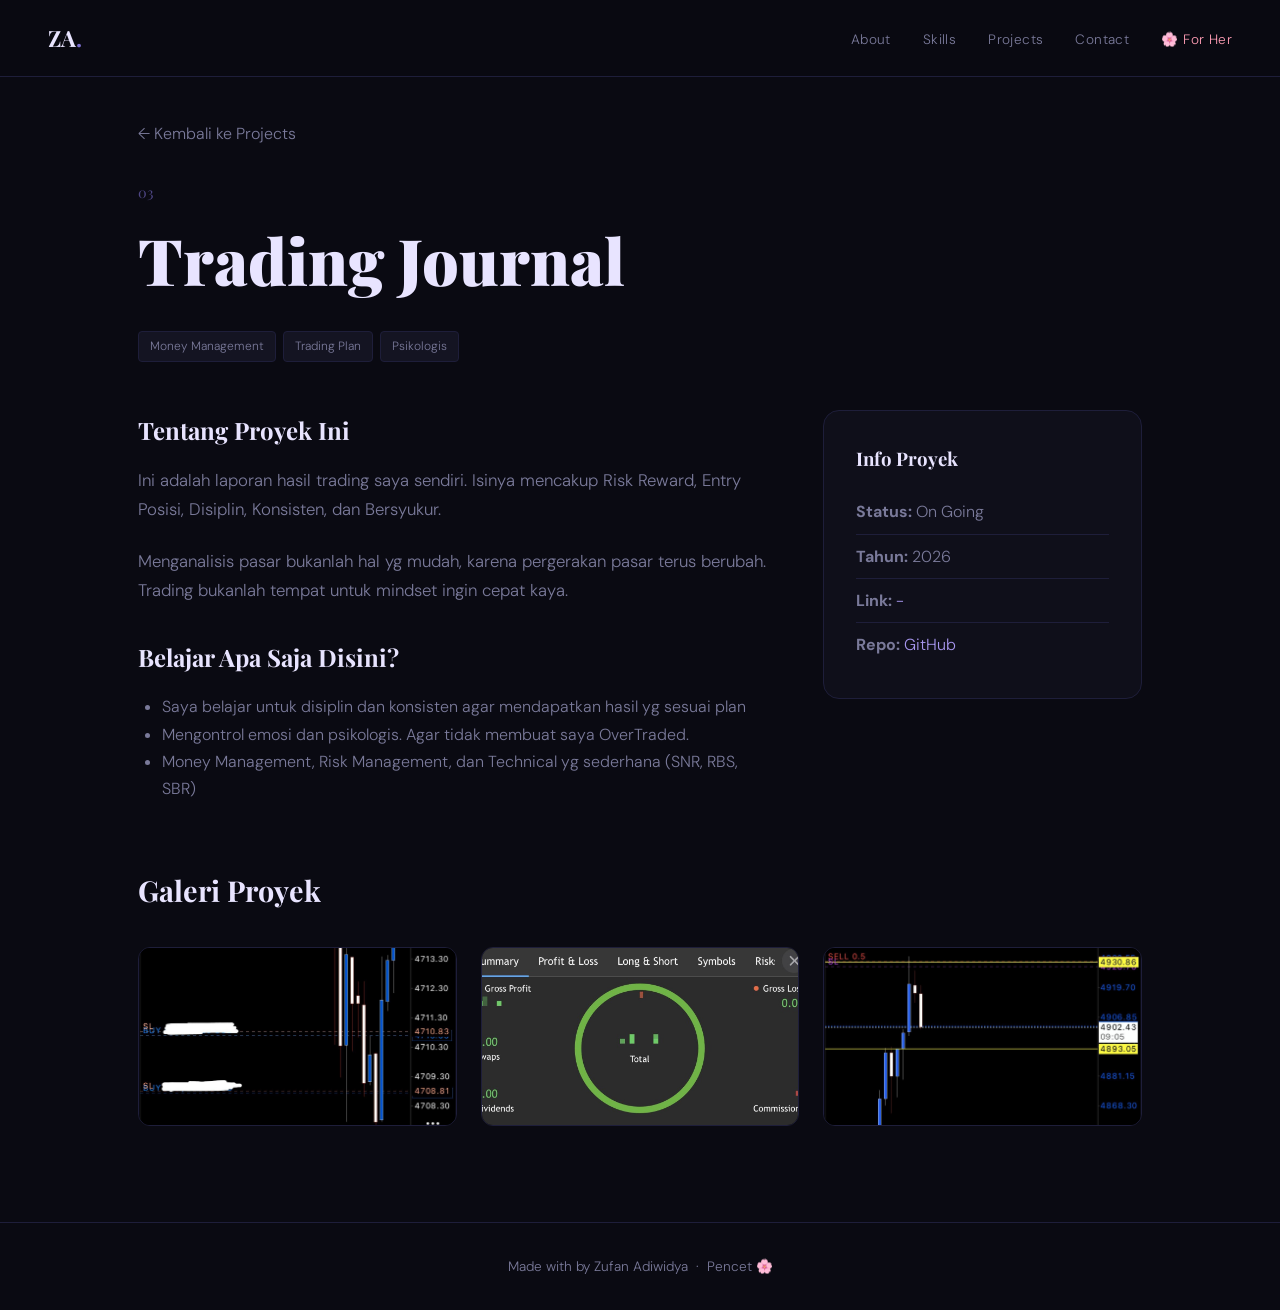
<file: projects/trading-journal.html>
<!DOCTYPE html>
<html lang="id">
<head>
  <meta charset="UTF-8" />
  <meta name="viewport" content="width=device-width, initial-scale=1.0" />
  <title>Trading Journal | Zufan Adiwidya</title>
  <link href="https://fonts.googleapis.com/css2?family=Playfair+Display:wght@400;700;900&family=DM+Sans:wght@300;400;500&display=swap" rel="stylesheet" />
  <link rel="stylesheet" href="../style.css" />
  <style>
    /* Tambahan style khusus halaman proyek */
    .project-page {
      padding-top: 120px;
      padding-bottom: 6rem;
    }
    .back-btn {
      display: inline-flex;
      align-items: center;
      gap: 0.5rem;
      color: var(--muted);
      margin-bottom: 2rem;
      transition: color 0.2s;
    }
    .back-btn:hover { color: var(--accent2); }
    .project-detail-header {
      margin-bottom: 3rem;
    }
    .project-detail-header h1 {
      font-family: var(--font-display);
      font-size: clamp(2.5rem, 5vw, 4rem);
      font-weight: 900;
      margin-bottom: 1rem;
    }
    .project-detail-content {
      display: grid;
      grid-template-columns: 2fr 1fr;
      gap: 3rem;
      margin-bottom: 4rem;
    }
    .project-detail-main p {
      color: var(--muted);
      margin-bottom: 1.5rem;
      font-size: 1.05rem;
    }
    .project-detail-sidebar {
      background: var(--bg2);
      border: 1px solid var(--border);
      border-radius: 16px;
      padding: 2rem;
      height: fit-content;
    }
    .project-detail-sidebar h3 {
      font-family: var(--font-display);
      margin-bottom: 1rem;
    }
    .project-detail-sidebar ul {
      list-style: none;
      color: var(--muted);
    }
    .project-detail-sidebar ul li {
      padding: 0.5rem 0;
      border-bottom: 1px solid var(--border);
    }
    .project-detail-sidebar ul li:last-child { border-bottom: none; }

    /* GALLERY STYLE */
    .gallery-section {
      margin-top: 4rem;
    }
    .gallery-section h2 {
      font-family: var(--font-display);
      font-size: 1.8rem;
      margin-bottom: 2rem;
    }
    .gallery-grid {
      display: grid;
      grid-template-columns: repeat(auto-fit, minmax(280px, 1fr));
      gap: 1.5rem;
    }
    .gallery-item {
      position: relative;
      border-radius: 12px;
      overflow: hidden;
      border: 1px solid var(--border);
      background: var(--bg2);
      aspect-ratio: 16/9;
      cursor: pointer;
      transition: transform 0.3s, border-color 0.3s;
    }
    .gallery-item:hover {
      transform: translateY(-4px);
      border-color: var(--accent);
    }
    .gallery-item img {
      width: 100%;
      height: 100%;
      object-fit: contain;
      background: #0a0a12;
      transition: transform 0.5s;
    }
    .gallery-item:hover img {
      transform: scale(1.05);
    }
    .gallery-caption {
      position: absolute;
      bottom: 0;
      left: 0;
      right: 0;
      background: linear-gradient(to top, rgba(10,10,18,0.9), transparent);
      padding: 2rem 1.5rem 1rem;
      color: var(--text);
      font-size: 0.9rem;
      opacity: 0;
      transition: opacity 0.3s;
    }
    .gallery-item:hover .gallery-caption {
      opacity: 1;
    }

    @media (max-width: 768px) {
      .project-detail-content { grid-template-columns: 1fr; }
      .gallery-grid { grid-template-columns: 1fr; }
    }
  </style>
</head>
<body>

  <!-- NAV -->
  <nav class="nav">
    <div class="nav-logo">ZA<span class="dot">.</span></div>
    <ul class="nav-links">
      <li><a href="../index.html#about">About</a></li>
      <li><a href="../index.html#skills">Skills</a></li>
      <li><a href="../index.html#projects">Projects</a></li>
      <li><a href="../index.html#contact">Contact</a></li>
      <li><a href="../for-her/index.html" class="nav-special">🌸 For Her</a></li>
    </ul>
    <button class="nav-toggle" onclick="toggleMenu()">☰</button>
  </nav>

  <section class="project-page section">
    <div class="container">
      <a href="../index.html#projects" class="back-btn">← Kembali ke Projects</a>
      
      <div class="project-detail-header">
        <span class="section-num">03</span>
        <h1>Trading Journal</h1>
        <div class="project-tech">
          <span>Money Management</span><span>Trading Plan</span><span>Psikologis</span>
        </div>
      </div>

      <div class="project-detail-content">
        <div class="project-detail-main">
          <h2 style="font-family: var(--font-display); margin-bottom: 1rem; font-size: 1.5rem;">Tentang Proyek Ini</h2>
          <p>Ini adalah laporan hasil trading saya sendiri. Isinya mencakup Risk Reward, Entry Posisi, Disiplin, Konsisten, dan Bersyukur.</p>
          <p>Menganalisis pasar bukanlah hal yg mudah, karena pergerakan pasar terus berubah. Trading bukanlah tempat untuk mindset ingin cepat kaya.</p>
          
          <h2 style="font-family: var(--font-display); margin-bottom: 1rem; margin-top: 2rem; font-size: 1.5rem;">Belajar Apa Saja Disini?</h2>
          <ul style="color: var(--muted); margin-left: 1.5rem;">
            <li>Saya belajar untuk disiplin dan konsisten agar mendapatkan hasil yg sesuai plan</li>
            <li>Mengontrol emosi dan psikologis. Agar tidak membuat saya OverTraded.</li>
            <li>Money Management, Risk Management, dan Technical yg sederhana (SNR, RBS, SBR)</li>
          </ul>
        </div>

        <div class="project-detail-sidebar">
          <h3>Info Proyek</h3>
          <ul>
            <li><strong>Status:</strong> On Going</li>
            <li><strong>Tahun:</strong> 2026</li>
            <li><strong>Link:</strong> <a href="#" style="color: var(--accent2);">-</a></li>
            <li><strong>Repo:</strong> <a href="#" style="color: var(--accent2);">GitHub</a></li>
          </ul>
        </div>
      </div>

      <!-- GALLERY FOTO PROJECT -->
      <div class="gallery-section">
        <h2>Galeri Proyek</h2>
        <div class="gallery-grid">
          <!-- Item Gallery 1 -->
          <div class="gallery-item">
            <img src="images/trading-journal-1.jpeg" alt="Tampilan Trading Journal">
            <div class="gallery-caption">Konsisten</div>
          </div>
          <!-- Item Gallery 2 -->
          <div class="gallery-item">
            <img src="images/trading-journal-2.jpeg" alt="Grafik Trading">
            <div class="gallery-caption">Disiplin</div>
          </div>
          <!-- Item Gallery 3 -->
          <div class="gallery-item">
            <img src="images/trading-journal-3.jpeg" alt="Catatan Transaksi">
            <div class="gallery-caption">Bersyukur</div>
          </div>
        </div>
      </div>

    </div>
  </section>

  <!-- FOOTER -->
  <footer class="footer">
    <p>Made with by Zufan Adiwidya &nbsp;·&nbsp; <a href="../for-her/index.html">Pencet 🌸</a></p>
  </footer>

  <script src="../script.js"></script>
</body>
</html>
</file>
<file: style.css>
/* ===== RESET & BASE ===== */
*, *::before, *::after { margin: 0; padding: 0; box-sizing: border-box; }
 
:root {
  --bg: #0a0a12;
  --bg2: #0f0f1a;
  --bg3: #141422;
  --accent: #7c6fd1;
  --accent2: #a897f0;
  --text: #e8e4ff;
  --muted: #7a7a9a;
  --border: #1e1e3a;
  --pink: #ff9db5;
  --font-display: 'Playfair Display', serif;
  --font-body: 'DM Sans', sans-serif;
}
 
html { scroll-behavior: smooth; }
 
body {
  background: var(--bg);
  color: var(--text);
  font-family: var(--font-body);
  font-weight: 300;
  line-height: 1.7;
  overflow-x: hidden;
}
 
a { text-decoration: none; color: inherit; }
 
/* ===== NAV ===== */
.nav {
  position: fixed;
  top: 0; left: 0; right: 0;
  z-index: 100;
  display: flex;
  align-items: center;
  justify-content: space-between;
  padding: 1.2rem 3rem;
  background: rgba(10,10,18,0.85);
  backdrop-filter: blur(12px);
  border-bottom: 1px solid var(--border);
}
 
.nav-logo {
  font-family: var(--font-display);
  font-size: 1.4rem;
  font-weight: 700;
  color: var(--text);
}
 
.nav-logo .dot { color: var(--accent); }
 
.nav-links {
  display: flex;
  gap: 2rem;
  list-style: none;
}
 
.nav-links a {
  font-size: 0.85rem;
  color: var(--muted);
  transition: color 0.2s;
  letter-spacing: 0.03em;
}
 
.nav-links a:hover { color: var(--text); }
.nav-special { color: var(--pink) !important; }
.nav-toggle { display: none; background: none; border: none; color: var(--text); font-size: 1.4rem; cursor: pointer; }
 
/* ===== HERO ===== */
.hero {
  min-height: 100vh;
  display: flex;
  align-items: center;
  position: relative;
  padding: 6rem 3rem 4rem;
  overflow: hidden;
}
 
.hero-bg {
  position: absolute;
  inset: 0;
  background:
    radial-gradient(ellipse 60% 50% at 70% 50%, rgba(124,111,209,0.12) 0%, transparent 70%),
    radial-gradient(ellipse 40% 40% at 20% 80%, rgba(168,151,240,0.07) 0%, transparent 60%);
}
 
.hero-content {
  position: relative;
  z-index: 2;
  max-width: 700px;
}
 
.hero-greeting {
  font-size: 1rem;
  color: var(--accent2);
  letter-spacing: 0.1em;
  text-transform: uppercase;
  margin-bottom: 0.5rem;
  opacity: 0;
  animation: fadeUp 0.8s ease 0.2s forwards;
}
 
.hero-name {
  font-family: var(--font-display);
  font-size: clamp(3.5rem, 8vw, 6.5rem);
  font-weight: 900;
  line-height: 1.0;
  color: var(--text);
  margin-bottom: 1rem;
  opacity: 0;
  animation: fadeUp 0.8s ease 0.4s forwards;
}
 
.hero-name span { color: var(--accent2); }
 
.hero-role {
  font-size: 1.1rem;
  color: var(--muted);
  margin-bottom: 1.5rem;
  opacity: 0;
  animation: fadeUp 0.8s ease 0.6s forwards;
}
 
.hero-tags {
  display: flex;
  gap: 0.75rem;
  flex-wrap: wrap;
  margin-bottom: 2.5rem;
  opacity: 0;
  animation: fadeUp 0.8s ease 0.8s forwards;
}
 
.htag {
  background: var(--bg3);
  border: 1px solid var(--border);
  color: var(--accent2);
  font-size: 0.82rem;
  padding: 0.4rem 1rem;
  border-radius: 999px;
}
 
.hero-btn {
  display: inline-block;
  background: var(--accent);
  color: white;
  padding: 0.9rem 2rem;
  border-radius: 999px;
  font-size: 0.9rem;
  font-weight: 500;
  transition: background 0.2s, transform 0.2s;
  opacity: 0;
  animation: fadeUp 0.8s ease 1s forwards;
}
 
.hero-btn:hover { background: var(--accent2); transform: translateY(-2px); }
 
/* DECO CIRCLES */
.hero-deco { position: absolute; right: 0; top: 0; bottom: 0; width: 50%; pointer-events: none; }
.deco-circle {
  position: absolute;
  border-radius: 50%;
  border: 1px solid rgba(124,111,209,0.15);
}
.c1 { width: 500px; height: 500px; right: -100px; top: 50%; transform: translateY(-50%); }
.c2 { width: 350px; height: 350px; right: 50px; top: 50%; transform: translateY(-50%); border-color: rgba(124,111,209,0.1); }
.c3 { width: 200px; height: 200px; right: 125px; top: 50%; transform: translateY(-50%); background: rgba(124,111,209,0.05); border: none; }
 
/* ===== SECTIONS ===== */
.section { padding: 6rem 0; }
.section-dark { background: var(--bg2); }
.container { max-width: 1100px; margin: 0 auto; padding: 0 3rem; }
 
.section-header {
  display: flex;
  align-items: baseline;
  gap: 1rem;
  margin-bottom: 3rem;
}
 
.section-num {
  font-family: var(--font-display);
  font-size: 0.9rem;
  color: var(--accent);
  opacity: 0.6;
}
 
.section-title {
  font-family: var(--font-display);
  font-size: clamp(1.8rem, 3vw, 2.5rem);
  font-weight: 700;
  color: var(--text);
}
 
/* ===== ABOUT ===== */
.about-grid {
  display: grid;
  grid-template-columns: auto 1fr;
  gap: 4rem;
  align-items: center;
}
 
.avatar-ring {
  width: 160px; height: 160px;
  border-radius: 50%;
  border: 2px solid var(--accent);
  display: flex; align-items: center; justify-content: center;
  position: relative;
}
 
.avatar-ring::before {
  content: '';
  position: absolute;
  inset: -8px;
  border-radius: 50%;
  border: 1px solid rgba(124,111,209,0.2);
}
 
.avatar-inner {
  width: 130px; height: 130px;
  border-radius: 50%;
  background: linear-gradient(135deg, var(--accent), #4a3faa);
  display: flex; align-items: center; justify-content: center;
  font-family: var(--font-display);
  font-size: 2rem;
  font-weight: 700;
  color: white;
  overflow: hidden;
}

.avatar-img {
  width: 100%;
  height: 100%;
  object-fit: cover;
  border-radius: 50%;
}
 
.about-text p { color: var(--muted); margin-bottom: 1rem; font-size: 1rem; }
.about-text em { color: var(--accent2); font-style: normal; font-weight: 500; }
 
.about-stats {
  display: flex;
  gap: 2rem;
  margin-top: 2rem;
  padding-top: 2rem;
  border-top: 1px solid var(--border);
}
 
.stat { text-align: center; }
.stat-num { display: block; font-family: var(--font-display); font-size: 2rem; font-weight: 700; color: var(--accent2); }
.stat-label { font-size: 0.75rem; color: var(--muted); }
 
/* ===== SKILLS ===== */
.skills-grid {
  display: grid;
  grid-template-columns: repeat(3, 1fr);
  gap: 1.5rem;
}
 
.skill-card {
  background: var(--bg3);
  border: 1px solid var(--border);
  border-radius: 16px;
  padding: 2rem;
  transition: border-color 0.3s, transform 0.3s;
}
 
.skill-card:hover { border-color: var(--accent); transform: translateY(-4px); }
.skill-icon { font-size: 2rem; margin-bottom: 1rem; }
.skill-card h3 { font-family: var(--font-display); font-size: 1.2rem; margin-bottom: 0.75rem; color: var(--text); }
.skill-card p { font-size: 0.88rem; color: var(--muted); margin-bottom: 1rem; }
 
.skill-tags { display: flex; flex-wrap: wrap; gap: 0.4rem; }
.skill-tags span {
  background: rgba(124,111,209,0.1);
  color: var(--accent2);
  font-size: 0.75rem;
  padding: 0.25rem 0.7rem;
  border-radius: 999px;
  border: 1px solid rgba(124,111,209,0.2);
}
 
/* ===== PROJECTS ===== */
.projects-grid {
  display: grid;
  grid-template-columns: 1fr 1fr;
  gap: 1.5rem;
}
 
.project-card-wide { grid-column: span 2; }
 
.project-card {
  background: var(--bg2);
  border: 1px solid var(--border);
  border-radius: 16px;
  padding: 2rem;
  transition: border-color 0.3s;
  position: relative;
  overflow: hidden;
}
 
.project-card::before {
  content: '';
  position: absolute;
  top: 0; left: 0; right: 0;
  height: 3px;
  background: linear-gradient(90deg, var(--accent), var(--accent2));
  opacity: 0;
  transition: opacity 0.3s;
}
 
.project-card:hover::before { opacity: 1; }
.project-card:hover { border-color: rgba(124,111,209,0.4); }
 
.project-num {
  font-family: var(--font-display);
  font-size: 3rem;
  font-weight: 900;
  color: rgba(124,111,209,0.1);
  line-height: 1;
  margin-bottom: 0.5rem;
}
 
.project-card h3 { font-family: var(--font-display); font-size: 1.3rem; margin-bottom: 0.75rem; color: var(--text); }
.project-card p { font-size: 0.88rem; color: var(--muted); margin-bottom: 1rem; }
 
.project-tech { display: flex; flex-wrap: wrap; gap: 0.4rem; margin-bottom: 1.25rem; }
.project-tech span {
  background: var(--bg3);
  color: var(--muted);
  font-size: 0.75rem;
  padding: 0.25rem 0.7rem;
  border-radius: 4px;
  border: 1px solid var(--border);
}
 
.project-link { color: var(--accent2); font-size: 0.88rem; transition: letter-spacing 0.2s; }
.project-link:hover { letter-spacing: 0.05em; }
 
/* ===== CONTACT ===== */
.contact-wrap { text-align: center; max-width: 600px; margin: 0 auto; }
.contact-intro { color: var(--muted); font-size: 1.05rem; margin-bottom: 2.5rem; }
 
.contact-links { display: flex; gap: 1rem; justify-content: center; flex-wrap: wrap; }
 
.contact-btn {
  background: var(--bg3);
  border: 1px solid var(--border);
  color: var(--text);
  padding: 0.8rem 1.75rem;
  border-radius: 999px;
  font-size: 0.88rem;
  transition: border-color 0.2s, background 0.2s, transform 0.2s;
}
 
.contact-btn:hover { border-color: var(--accent); background: rgba(124,111,209,0.1); transform: translateY(-2px); }
 
/* ===== FOOTER ===== */
.footer {
  padding: 2rem;
  text-align: center;
  color: var(--muted);
  font-size: 0.85rem;
  border-top: 1px solid var(--border);
}
 
/* ===== ANIMATIONS ===== */
@keyframes fadeUp {
  from { opacity: 0; transform: translateY(24px); }
  to { opacity: 1; transform: translateY(0); }
}
 
.reveal {
  opacity: 0;
  transform: translateY(30px);
  transition: opacity 0.7s ease, transform 0.7s ease;
}
 
.reveal.visible { opacity: 1; transform: translateY(0); }
 
/* ===== RESPONSIVE ===== */
@media (max-width: 768px) {
  .nav { padding: 1rem 1.5rem; }
  .nav-links { display: none; flex-direction: column; position: absolute; top: 100%; left: 0; right: 0; background: var(--bg2); padding: 1.5rem; gap: 1rem; border-bottom: 1px solid var(--border); }
  .nav-links.open { display: flex; }
  .nav-toggle { display: block; }
 
  .hero { padding: 6rem 1.5rem 3rem; }
  .hero-deco { display: none; }
  .container { padding: 0 1.5rem; }
  .about-grid { grid-template-columns: 1fr; text-align: center; gap: 2rem; }
  .avatar-ring { margin: 0 auto; }
  .about-stats { justify-content: center; }
  .skills-grid { grid-template-columns: 1fr; }
  .projects-grid { grid-template-columns: 1fr; }
  .project-card-wide { grid-column: span 1; }
}
</file>
